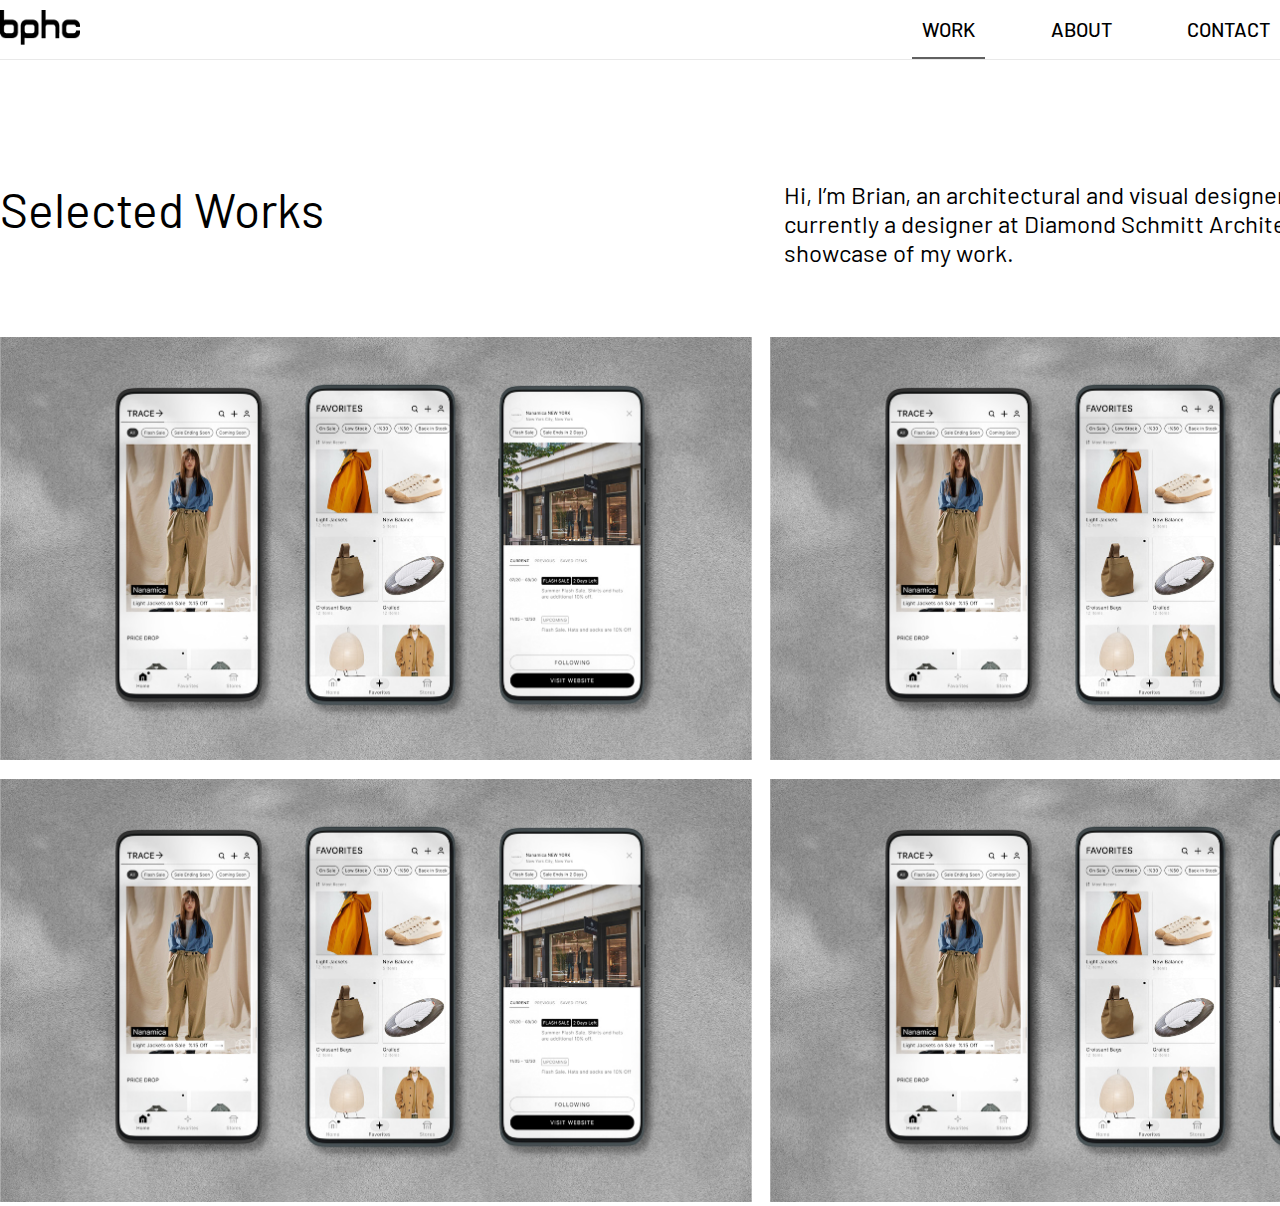
<file: index.html>
<!DOCTYPE html>
<html lang="en">
<head>
  <meta charset="UTF-8">
  <meta http-equiv="X-UA-Compatible" content="IE=edge">
  <meta name="viewport" content="width=device-width, initial-scale=1.0">
  <title>Trace</title>
  <link rel="stylesheet" href="Home.css">
  <link rel="preconnect" href="https://fonts.googleapis.com">
<link rel="preconnect" href="https://fonts.gstatic.com" crossorigin>
<link href="https://fonts.googleapis.com/css2?family=Barlow:ital,wght@0,100;0,200;0,300;0,400;0,500;0,600;0,700;0,800;0,900;1,100;1,200;1,300;1,400;1,500;1,600;1,700;1,800;1,900&display=swap" rel="stylesheet">
<link rel="preconnect" href="https://fonts.googleapis.com">
<link rel="preconnect" href="https://fonts.gstatic.com" crossorigin>
<link href="https://fonts.googleapis.com/css2?family=Poppins:wght@200;300;400;500;600;700&display=swap" rel="stylesheet">

</head>

<body>
  <script src="index.js" defer></script>

 <!--------------------------------------------- NAVBAR -->
  <nav id="navbar">

  <nav class="navbar_container2">
   <div class="logo_container"><a href="index.html"><img src="img/logo.png" class="logo"></a></div>

    <span class="navbarlinkscontainer"> 
      <div class="navbarlinkconstainerinneron"><a href="230205trace.html" class="navbar_text"> WORK</a></div>
      <div class="navbarlinkconstainerinneroff"><a href="#Work" class="navbar_text_off"> ABOUT</a></div>
      <div class="navbarlinkconstainerinneroff"><a href="#Work" class="navbar_text_off"> CONTACT</a></div>
    </span>
  </nav>

  </nav>

  <!-- FADE IN DIV START-->
  <div id="content">
    <!--------------------------------------------- COVER PAGE -->
    
    <div class="covertitle_container"> 
    <div class="covertitle_projectname">Selected Works</div>
    <div class="covertitle_projecttext">Hi, I’m Brian, an architectural and visual designer based in Toronto. I am <br>currently a designer at Diamond Schmitt Architects. The following is a <br>showcase of my work.</div>
    
    </div>
    
    <div class="body_columns">

      <a href="230205trace.html"> <img src="img/PSDEXPORT_coverpage placeholder 4.jpg" >
      </a>

      
      <span> <img src="img/PSDEXPORT_coverpage placeholder 4.jpg" alt="">
      </span>
      
      <span> <img src="img/PSDEXPORT_coverpage placeholder 4.jpg" alt="">
      </span>

      
      <span> <img src="img/PSDEXPORT_coverpage placeholder 4.jpg" alt="">
      </span>

   
     

      
    
     



    </div>




</body>
</html>
</file>
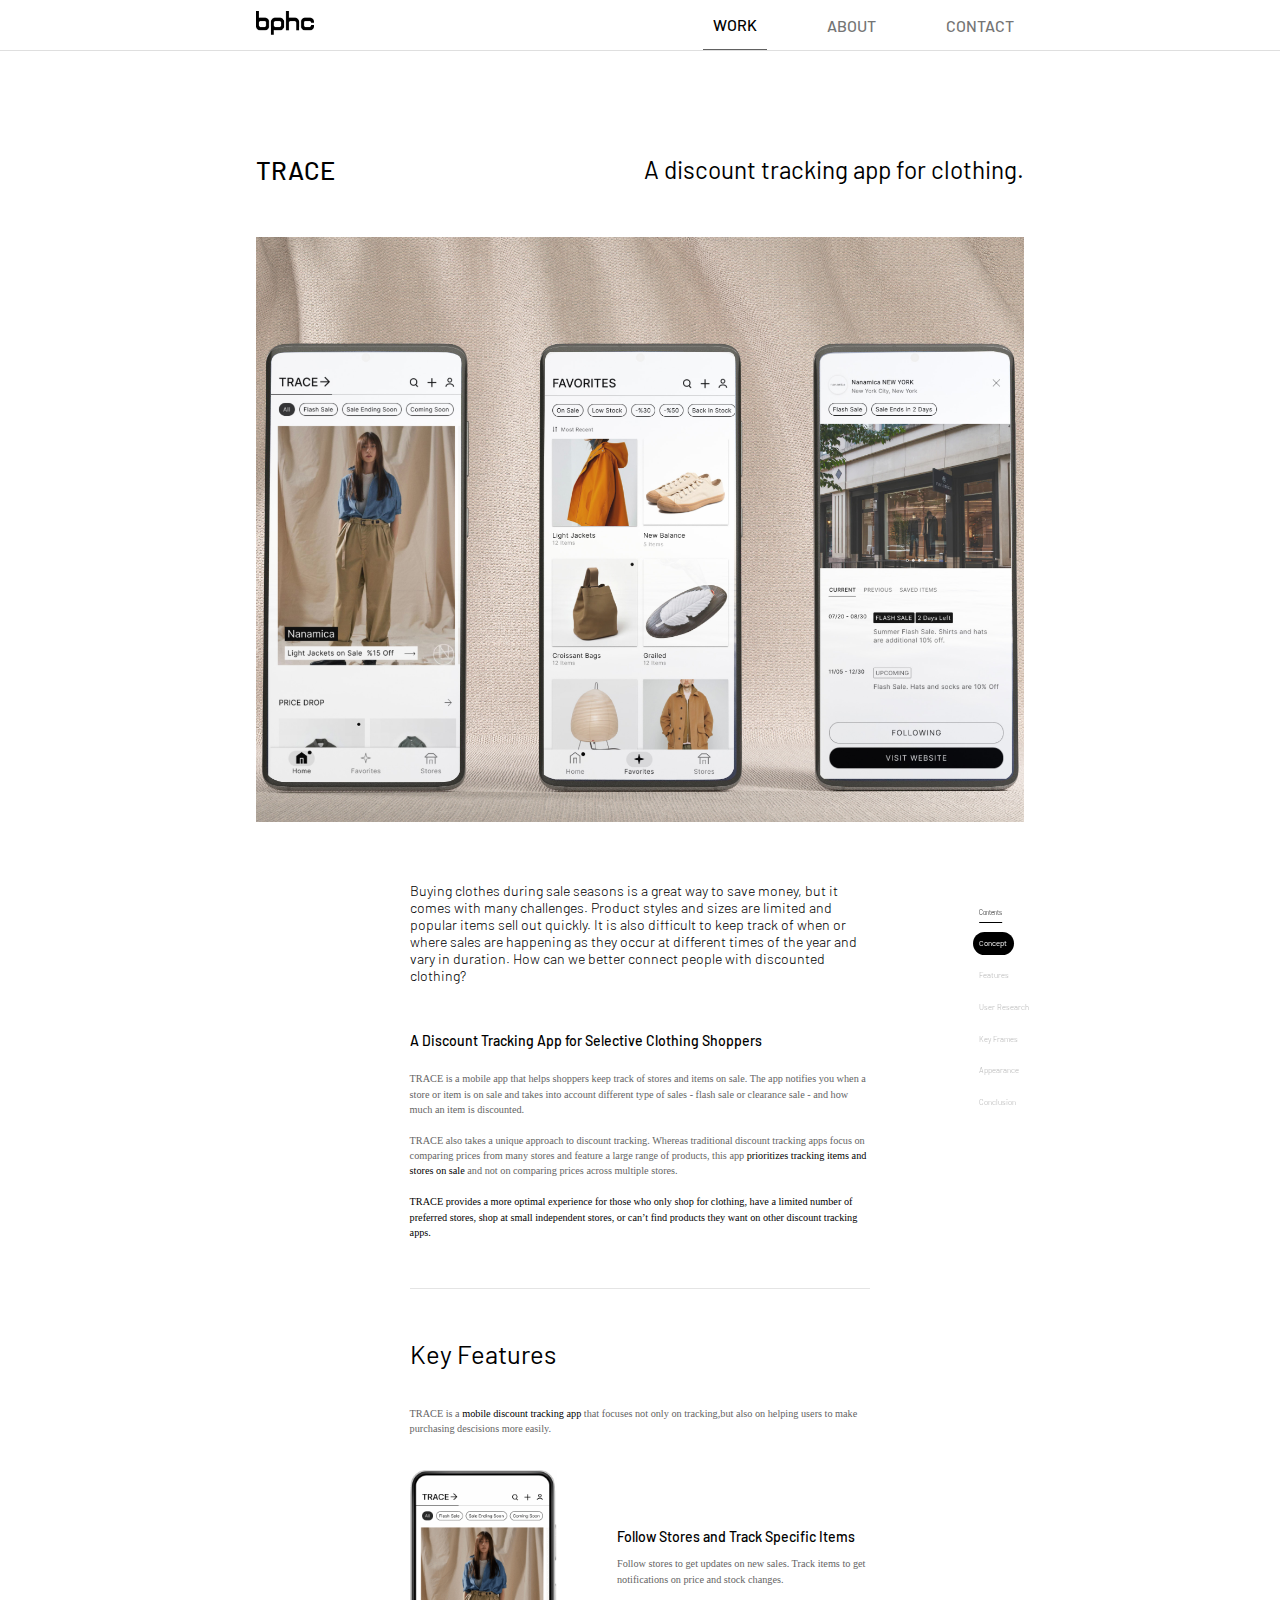
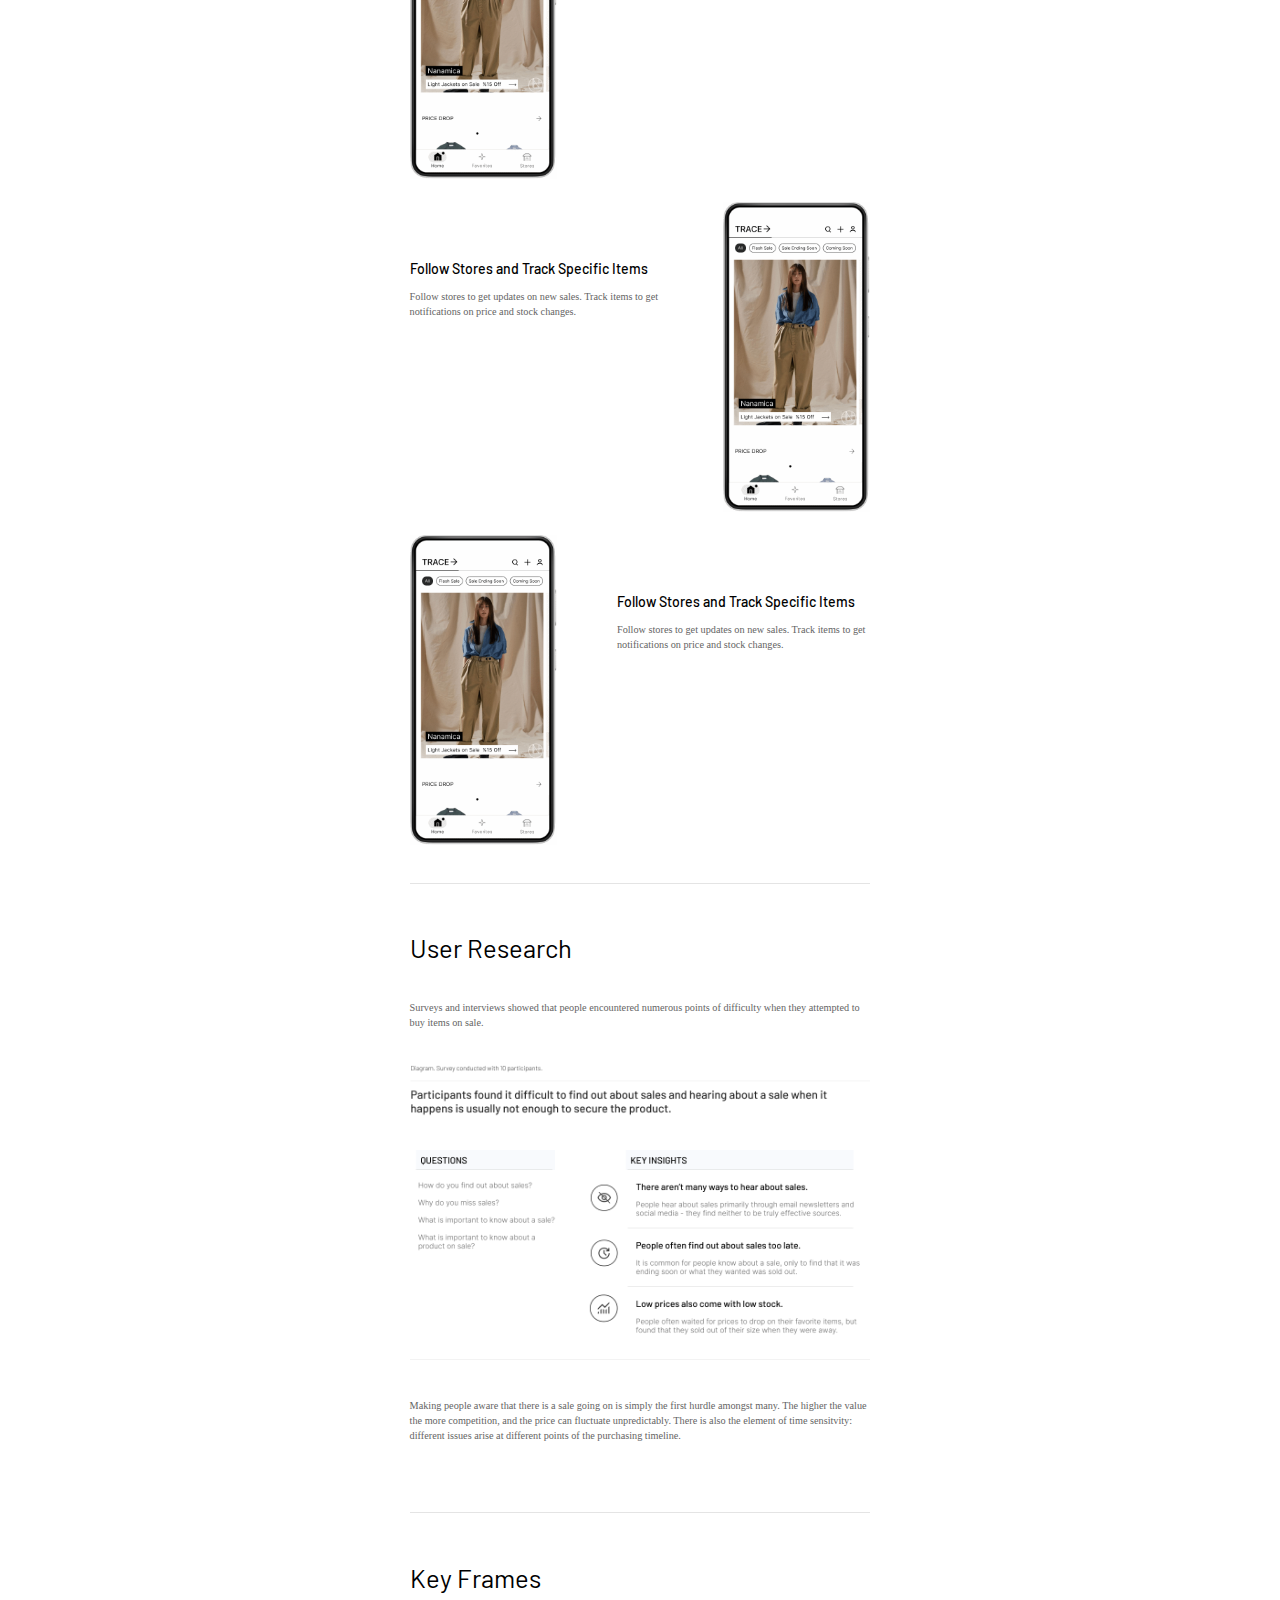
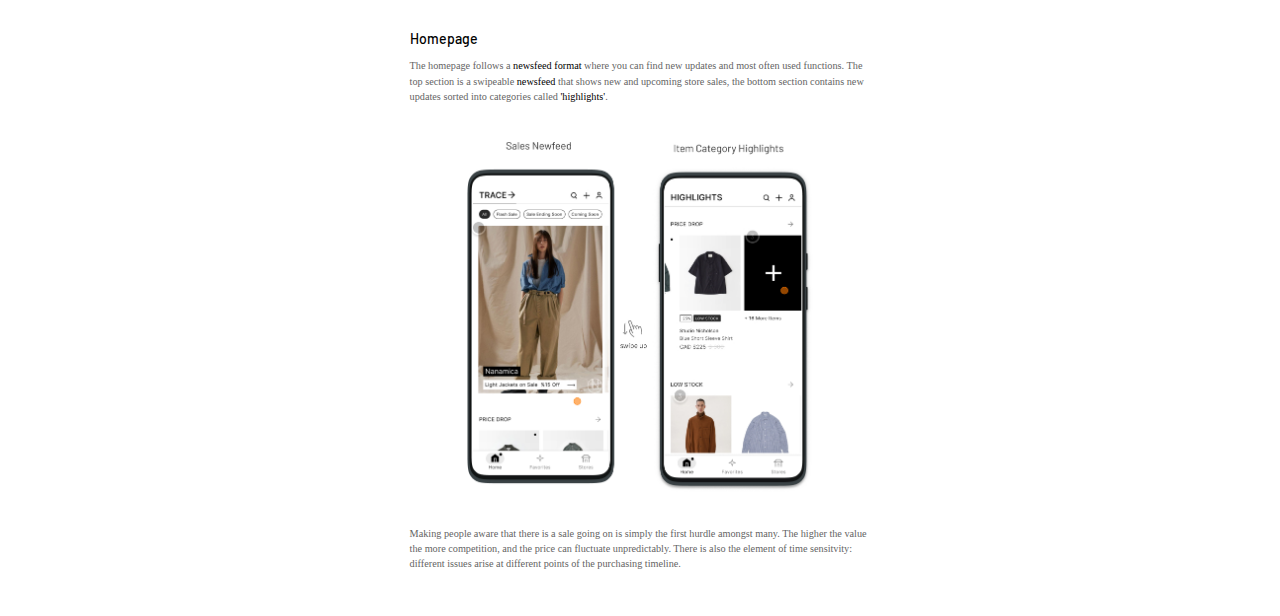
<file: 230205trace.html>
<!DOCTYPE html>
<html lang="en">
<head>
  <meta charset="UTF-8">
  <meta http-equiv="X-UA-Compatible" content="IE=edge">
  <meta name="viewport" content="width=device-width, initial-scale=1.0">
  <title>Trace</title>
  <link rel="stylesheet" href="230205trace.css">
  <link rel="preconnect" href="https://fonts.googleapis.com">
<link rel="preconnect" href="https://fonts.gstatic.com" crossorigin>
<link href="https://fonts.googleapis.com/css2?family=Barlow:ital,wght@0,100;0,200;0,300;0,400;0,500;0,600;0,700;0,800;0,900;1,100;1,200;1,300;1,400;1,500;1,600;1,700;1,800;1,900&display=swap" rel="stylesheet">
<link rel="preconnect" href="https://fonts.googleapis.com">
<link rel="preconnect" href="https://fonts.gstatic.com" crossorigin>
<link href="https://fonts.googleapis.com/css2?family=Poppins:wght@200;300;400;500;600;700&display=swap" rel="stylesheet">
<link rel="preconnect" href="https://fonts.googleapis.com">
<link rel="preconnect" href="https://fonts.gstatic.com" crossorigin>
<link href="https://fonts.googleapis.com/css2?family=Inter:wght@300;400;500;600&family=Poppins:wght@300;400;500;600;700&display=swap" rel="stylesheet">
</head>

<body>
  <script src="index.js" defer></script>

 <!--------------------------------------------- NAVBAR -->
 <nav id="navbar">

  <nav class="navbar_container2">
   <div class="logo_container"><a href="index.html"><img src="img/Logo.png" class="logo"></a></div>

   <div class="hamburger-container">
    <div class="hambuger-lines"></div>
    <div class="hambuger-lines"></div>
    <div class="hambuger-lines"></div>
   </div>

    <span class="navbarlinkscontainer"> 
      <div class="navbarlinkconstainerinneron"><a href="index.html" class="navbar_text"> WORK</a></div>
      <div class="navbarlinkconstainerinneroff"><a href="#Work" class="navbar_text_off"> ABOUT</a></div>
      <div class="navbarlinkconstainerinneroff"><a href="#Work" class="navbar_text_off"> CONTACT</a></div>
    </span>
  </nav>

  </nav>

 

   
  <nav id="mobile_navbar">

   

    <nav class="mobile_navbar_container2">
     <div class="mobile_logo_container"><a href="index.html"><img src="img/Logo.png" class="mobile_logo"></a></div>
     <span class="mobile_navbarlinkscontainer"> 
      <div class="mobile_navbarlinkconstainerinneron"><a href="index.html" class="mobile_navbar_text"> WORK</a></div>
      <div class="mobile_navbarlinkconstainerinneroff"><a href="#Work" class="mobile_navbar_text_off"> ABOUT</a></div>
      <div class="mobile_navbarlinkconstainerinneroff"><a href="#Work" class="mobile_navbar_text_off"> CONTACT</a></div>
    </span>
     <div class="hamburger">
      <div class="hambuger-lines"></div>
      <div class="hambuger-lines"></div>
      <div class="hambuger-lines"></div>
     </div>
    
  
      
    </nav>
  
    </nav>

  
 
<!------- COVER HEADER-------->
<div class="cover_title_container"> 
  <span class="cover_title_name">TRACE</span>
<span class="cover_title_text">A discount tracking app for clothing. <span>
</div>

<!------- COVER IMAGE -------->
<div class="coverimagecontainer"><img class="cover_image" src="img/POST_Phone Render 2.jpg" alt=""></div>

<!------- BODY-------->

<div class="wrapper">

  <div class="stickysidebar">
    
  </div>


  <div class="main">
    
    <section id="concept">
      <!------- Concept Blurb-------->
      <div class="textbox"> 
        <h1>Buying clothes during sale seasons is a great way to save money, but it comes with many challenges. Product styles and sizes are limited and popular items sell out quickly. It is also difficult to keep track of when or where sales are happening as they occur at different  times of the year and vary in duration. How can we better connect people with discounted clothing?</h1>
      </div>

      <!------- Concept Description-------->
      <div class="textbox"> 
        <h2> A Discount Tracking App for Selective Clothing Shoppers</h2> <p>TRACE is a mobile app that helps shoppers keep track of stores and items on sale. The app notifies you when a store or item is on sale and takes into account different type of sales - flash sale or clearance sale - and how much an item is discounted. 
 
        <br><br>
        TRACE also takes a unique approach to discount tracking. Whereas traditional discount tracking apps focus on comparing prices from many stores and feature a large range of products, this app <b> prioritizes tracking items and stores on sale </b> and not on comparing prices across multiple stores. <b><br><br>TRACE provides a more optimal experience for those who only shop for clothing, have a limited number of preferred stores, shop at small independent stores, or can’t find products they want on other discount tracking apps.</b>
        </p>
      </div>
  </section>

    <!------- SPACER-------->
    <div class="spacer"></div>
    <div class="test"></div>

    <!------- FEATURES-------->
    <section class=textbox id="features">

      <div> 
        <h3> Key Features</h3> 
        <p>TRACE is a <b>mobile discount tracking app </b> that focuses not only on tracking,but also on helping users to make purchasing descisions more easily.
      </div>

      <!--GIF-->
      <div class=textbox2>

        <img class="gif" src="img/GIF_Favorites.gif">

        <div class="giftext">
          <h2>Follow Stores and Track Specific Items</h2>
          <p>Follow stores to get updates on new sales. Track items to get notifications on price and stock changes. 
          </p> 
        </div>

      </div> 

        <!--GIF-->
        <div class=textbox2>

        
          <div class="giftext">
            <h2>Follow Stores and Track Specific Items</h2>
            <p>Follow stores to get updates on new sales. Track items to get notifications on price and stock changes. 
            </p> 
          </div>

          <img class="gif" src="img/GIF_Favorites.gif">
      
        </div> 

      <!--GIF-->
      <div class=textbox2>

        <img class="gif" src="img/GIF_Favorites.gif">

        <div class="giftext">
          <h2>Follow Stores and Track Specific Items</h2>
          <p>Follow stores to get updates on new sales. Track items to get notifications on price and stock changes. 
          </p> 
        </div>

      </div>       

      
    </section>
    <!------- SPACER-------->
    <div class="spacer"> </div>
    <div class="test"></div>
    <!------- USER RESEARCH-------->
    <section class=textbox id="userresearch">
        <!------- Text-------->
        <div> 
          <h3> User Research</h3> 
          <p>Surveys and interviews showed that people encountered numerous points of difficulty when they attempted to buy items on sale. </p>
        </div>
        <!------- Table-------->
        <div > <img class="img_full" src="img/Survey Table.png" alt=""> </div>

        <p> Making people aware that there is a sale going on is simply the first hurdle amongst many. The higher the value the more competition, and the price can fluctuate unpredictably. There is also the element of time sensitvity: different issues arise at different points of the purchasing timeline.<p>
      
    </section>
    <!------- SPACER-------->
    <div class="spacer"> </div>
    <div class="test"></div>

    <!------- KEY FRAMES-------->
    <section class=textbox id="keyframes">
      <!------- Text-------->
      <div> 
        <h3> Key Frames</h3> 
        <h2> Homepage</h2> 
        <p>The homepage follows a <b>newsfeed format</b> where you can find new updates and most often used functions. The top section is a swipeable <b>newsfeed</b> that shows new and upcoming store sales, the bottom section contains new updates sorted into categories called <b>'highlights'</b>. 
        </p>
      </div>
      <!------- Table-------->
      <div class="img_container" > <img class="img_medium" src="img/Key Frame 1.png" alt=""> 
      </div>

      <p> Making people aware that there is a sale going on is simply the first hurdle amongst many. The higher the value the more competition, and the price can fluctuate unpredictably. There is also the element of time sensitvity: different issues arise at different points of the purchasing timeline.<p>

    </section>
  </div>

  <div class="stickysidebar">
  <a href="#" id="contents">Contents </a>
   <a href="#concept" id="chapter">Concept </a>
   <a href="#features" id="chapter">Features </a>
   <a href="#userresearch" id="chapter">User Research </a>
   <a href="#keyframes" id="chapter">Key Frames </a>
   <a href="" id="chapter">Appearance </a>
   <a href="" id="chapter">Conclusion </a>
   
  </div>

</div>




</body>
</html>
</file>
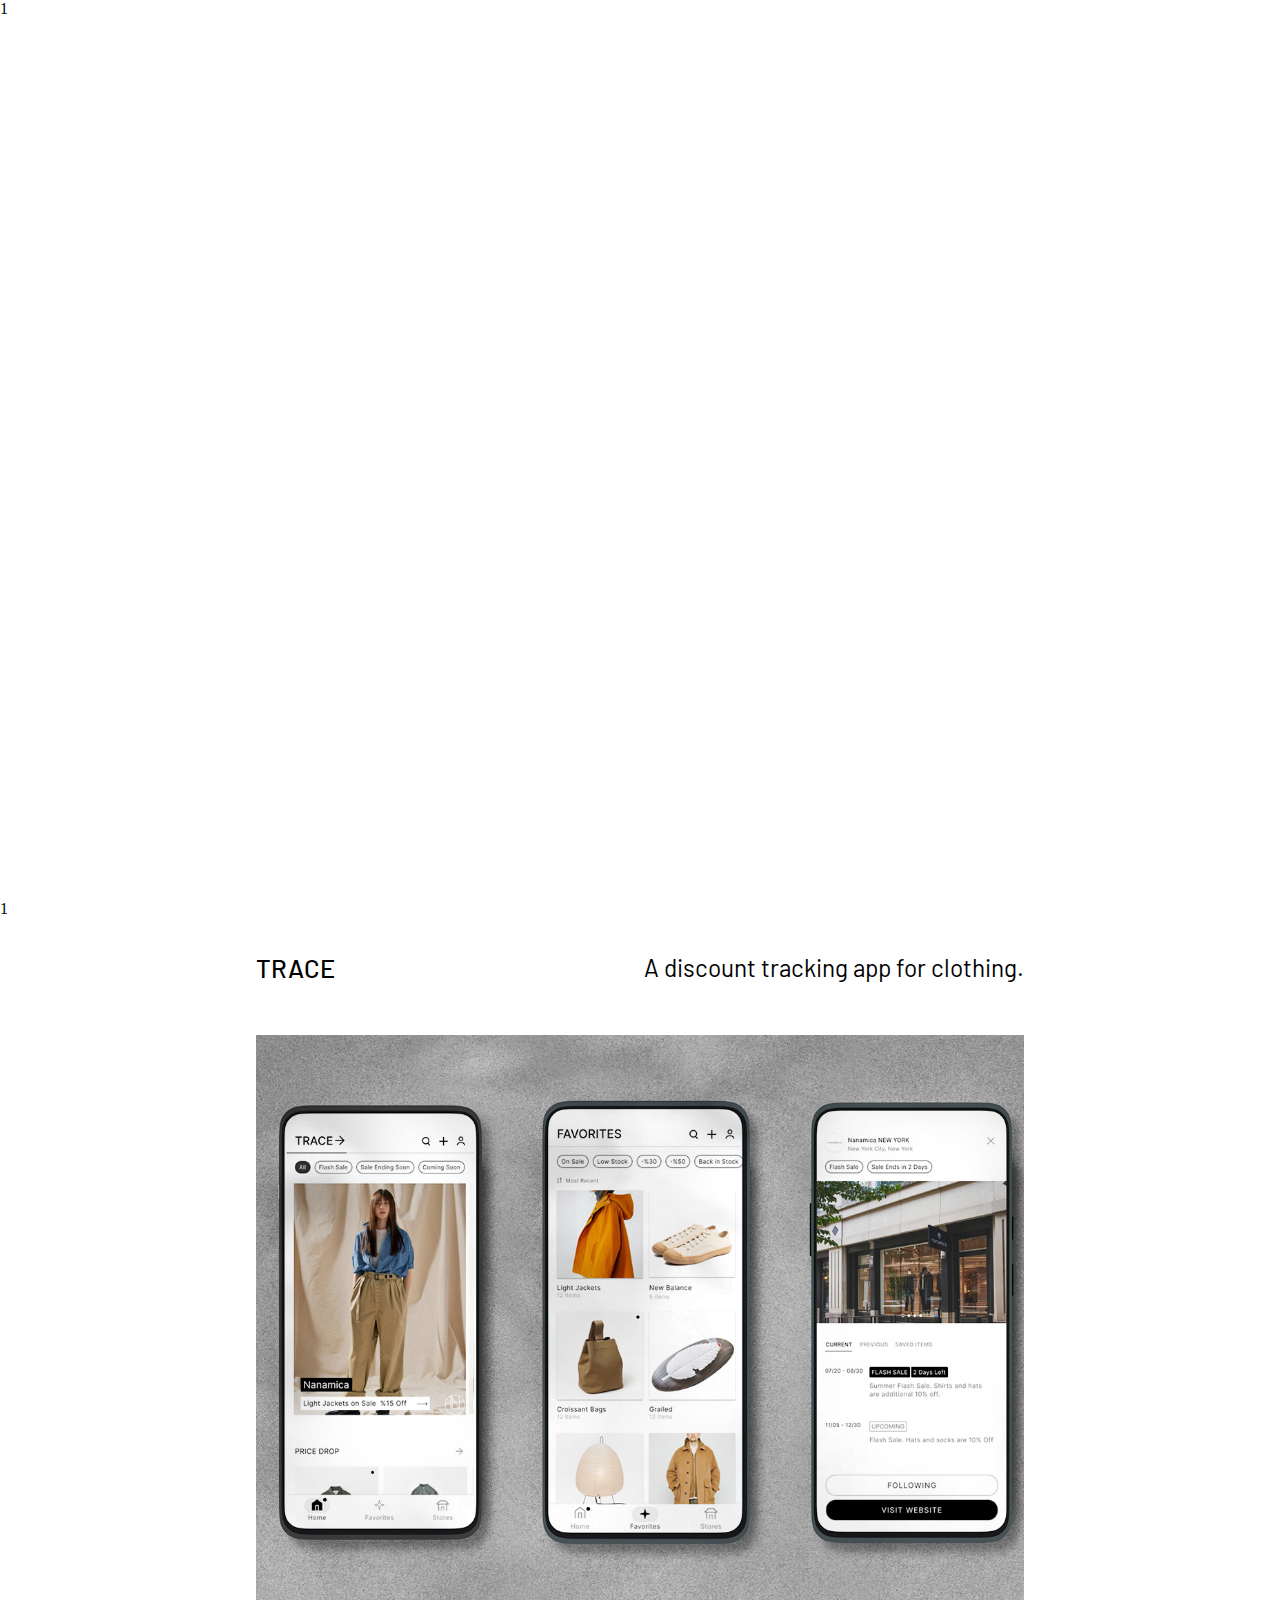
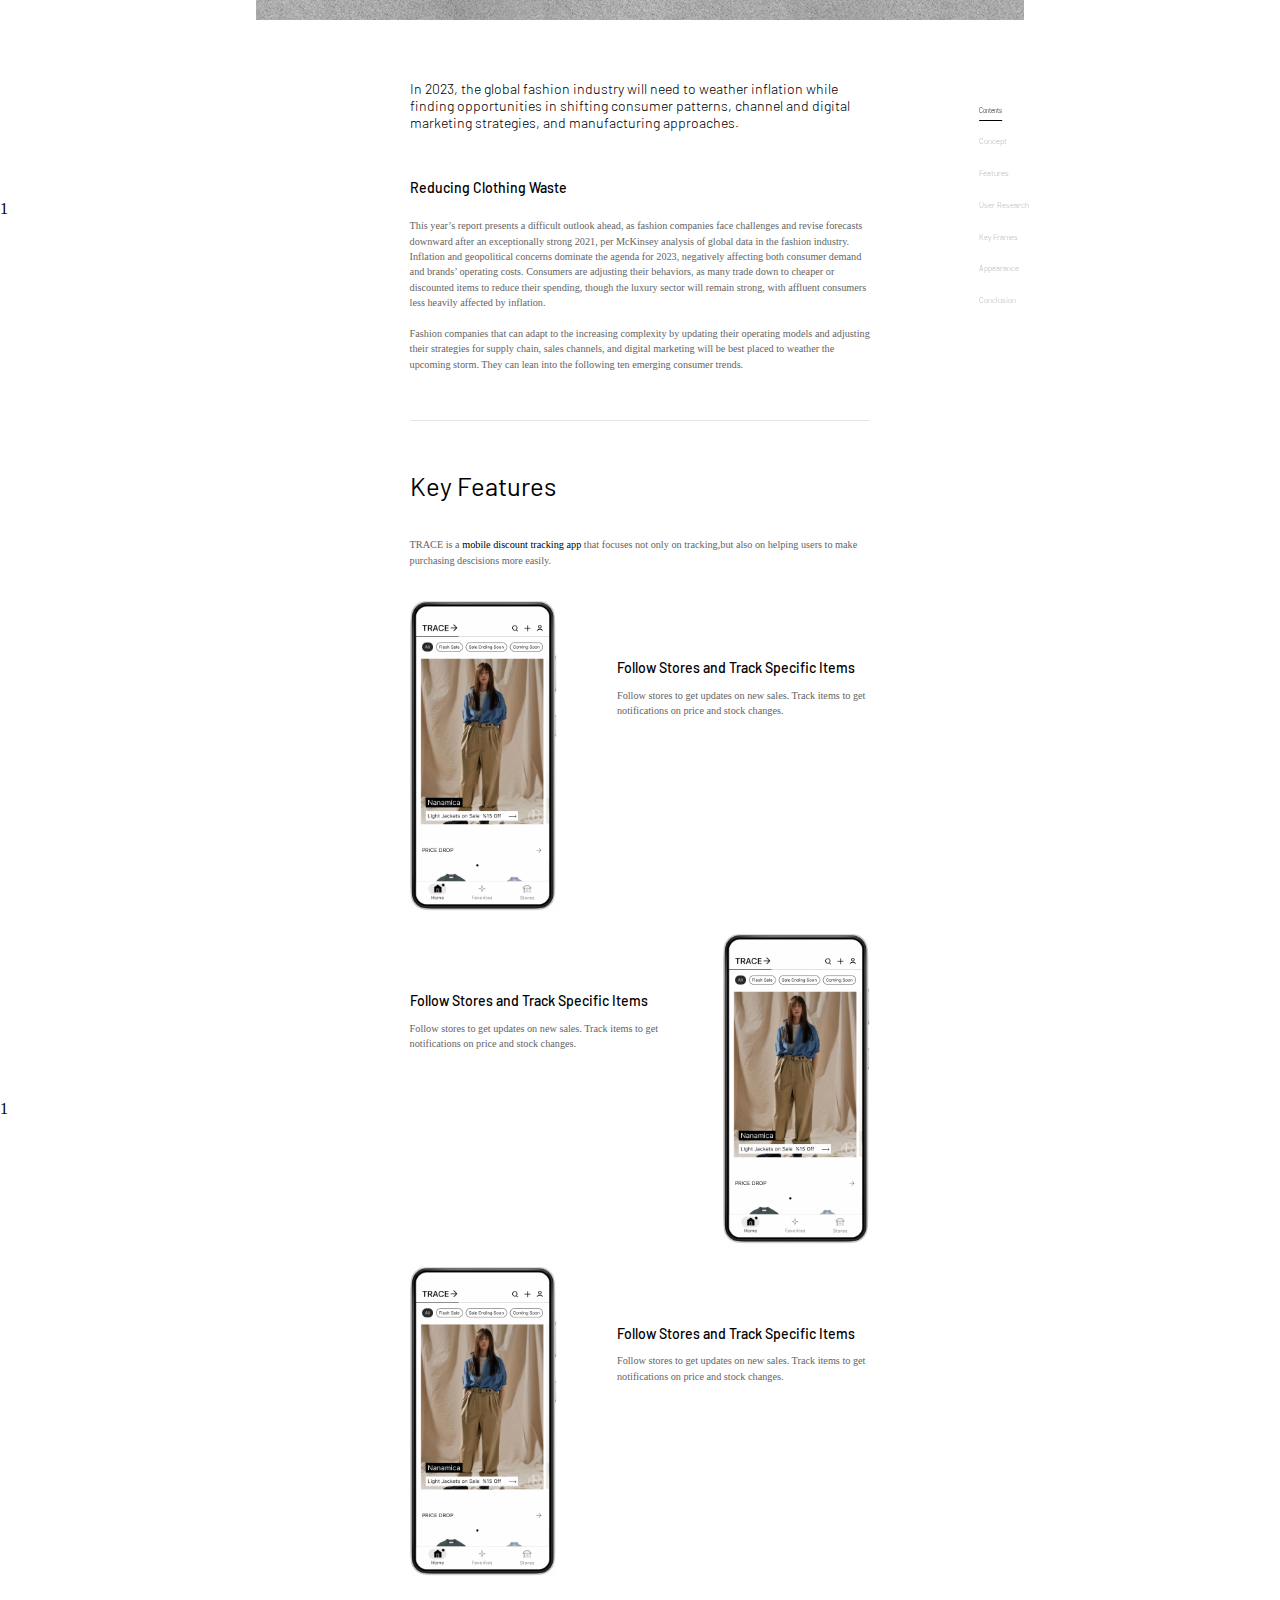
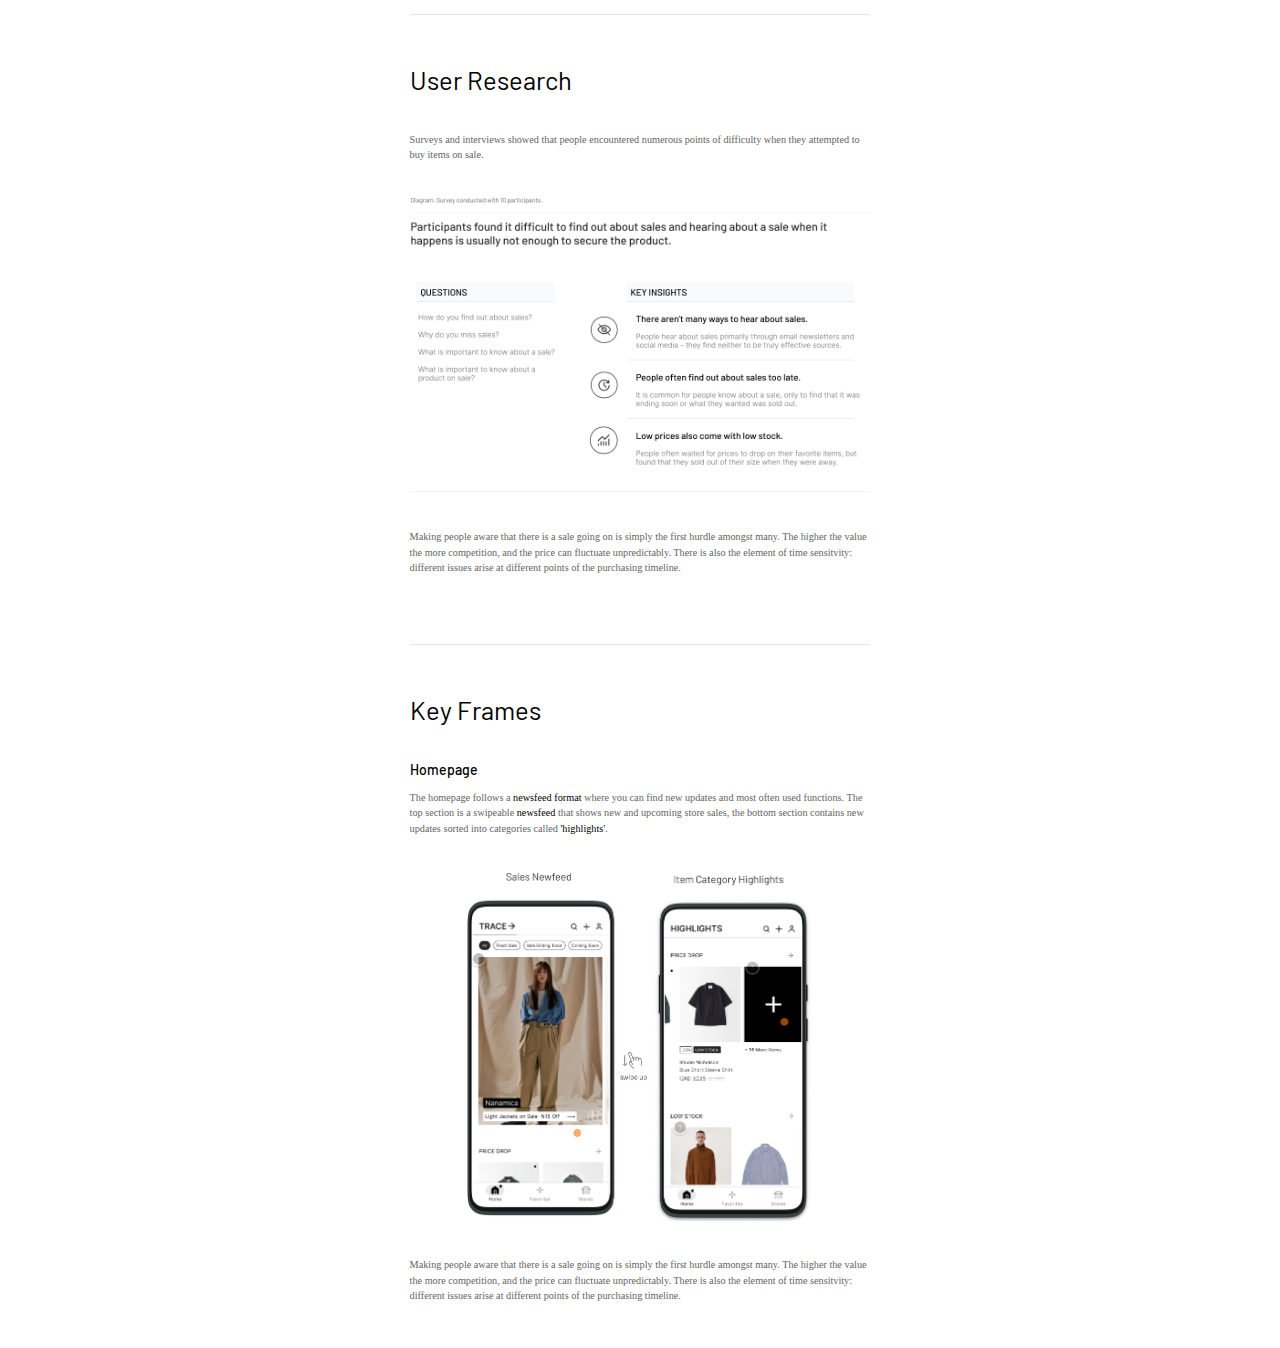
<file: dump.html>
<!DOCTYPE html>
<html lang="en">
<head>
  <meta charset="UTF-8">
  <meta http-equiv="X-UA-Compatible" content="IE=edge">
  <meta name="viewport" content="width=device-width, initial-scale=1.0">
  <title>Trace</title>
  <link rel="stylesheet" href="230205trace.css">
  <link rel="preconnect" href="https://fonts.googleapis.com">
<link rel="preconnect" href="https://fonts.gstatic.com" crossorigin>
<link href="https://fonts.googleapis.com/css2?family=Barlow:ital,wght@0,100;0,200;0,300;0,400;0,500;0,600;0,700;0,800;0,900;1,100;1,200;1,300;1,400;1,500;1,600;1,700;1,800;1,900&display=swap" rel="stylesheet">
<link rel="preconnect" href="https://fonts.googleapis.com">
<link rel="preconnect" href="https://fonts.gstatic.com" crossorigin>
<link href="https://fonts.googleapis.com/css2?family=Poppins:wght@200;300;400;500;600;700&display=swap" rel="stylesheet">
<link rel="preconnect" href="https://fonts.googleapis.com">
<link rel="preconnect" href="https://fonts.gstatic.com" crossorigin>
<link href="https://fonts.googleapis.com/css2?family=Inter:wght@300;400;500;600&family=Poppins:wght@300;400;500;600;700&display=swap" rel="stylesheet">
</head>

<body>
  <script src="index.js" defer></script>

 <!--------------------------------------------- NAVBAR -->





  <div class="navbar-inner">
    <div class="navbar-links">1</div>
    <div class="navbar-links">1</div>
    <div class="navbar-links">1</div>
    <div class="navbar-links">1</div>
    
  </div>


 

 
<!------- COVER HEADER-------->
<div class="cover_title_container"> 
  <span class="cover_title_name">TRACE</span>
<span class="cover_title_text">A discount tracking app for clothing. <span>
</div>

<!------- COVER IMAGE -------->
<div class="coverimagecontainer"><img class="cover_image" src="img/PSDEXPORT_coverpage placeholder 4.jpg" alt=""></div>

<!------- BODY-------->

<div class="wrapper">

  <div class="stickysidebar">
    
  </div>


  <div class="main">
    
    <section id="concept">
      <!------- Concept Blurb-------->
      <div class="textbox"> 
        <h1>In 2023, the global fashion industry will need to weather inflation while finding opportunities in shifting consumer patterns, channel and digital marketing strategies, and manufacturing approaches.</h1>
      </div>

      <!------- Concept Description-------->
      <div class="textbox"> 
        <h2> Reducing Clothing Waste</h2> <p>This year’s report presents a difficult outlook ahead, as fashion companies face challenges and revise forecasts downward after an exceptionally strong 2021, per McKinsey analysis of global data in the fashion industry. Inflation and geopolitical concerns dominate the agenda for 2023, negatively affecting both consumer demand and brands’ operating costs. Consumers are adjusting their behaviors, as many trade down to cheaper or discounted items to reduce their spending, though the luxury sector will remain strong, with affluent consumers less heavily affected by inflation. 
        <br><br>
        Fashion companies that can adapt to the increasing complexity by updating their operating models and adjusting their strategies for supply chain, sales channels, and digital marketing will be best placed to weather the upcoming storm. They can lean into the following ten emerging consumer trends. 
        </p>
      </div>
  </section>

    <!------- SPACER-------->
    <div class="spacer"></div>
    <div class="test"></div>

    <!------- FEATURES-------->
    <section class=textbox id="features">

      <div> 
        <h3> Key Features</h3> 
        <p>TRACE is a <b>mobile discount tracking app </b> that focuses not only on tracking,but also on helping users to make purchasing descisions more easily.
      </div>

      <!--GIF-->
      <div class=textbox2>

        <img class="gif" src="img/GIF_Favorites.gif">

        <div class="giftext">
          <h2>Follow Stores and Track Specific Items</h2>
          <p>Follow stores to get updates on new sales. Track items to get notifications on price and stock changes. 
          </p> 
        </div>

      </div> 

        <!--GIF-->
        <div class=textbox2>

        
          <div class="giftext">
            <h2>Follow Stores and Track Specific Items</h2>
            <p>Follow stores to get updates on new sales. Track items to get notifications on price and stock changes. 
            </p> 
          </div>

          <img class="gif" src="img/GIF_Favorites.gif">
      
        </div> 

      <!--GIF-->
      <div class=textbox2>

        <img class="gif" src="img/GIF_Favorites.gif">

        <div class="giftext">
          <h2>Follow Stores and Track Specific Items</h2>
          <p>Follow stores to get updates on new sales. Track items to get notifications on price and stock changes. 
          </p> 
        </div>

      </div>       

      
    </section>
    <!------- SPACER-------->
    <div class="spacer"> </div>
    <div class="test"></div>
    <!------- USER RESEARCH-------->
    <section class=textbox id="userresearch">
        <!------- Text-------->
        <div> 
          <h3> User Research</h3> 
          <p>Surveys and interviews showed that people encountered numerous points of difficulty when they attempted to buy items on sale. </p>
        </div>
        <!------- Table-------->
        <div > <img class="img_full" src="img/Survey Table.png" alt=""> </div>

        <p> Making people aware that there is a sale going on is simply the first hurdle amongst many. The higher the value the more competition, and the price can fluctuate unpredictably. There is also the element of time sensitvity: different issues arise at different points of the purchasing timeline.<p>
      
    </section>
    <!------- SPACER-------->
    <div class="spacer"> </div>
    <div class="test"></div>

    <!------- KEY FRAMES-------->
    <section class=textbox id="keyframes">
      <!------- Text-------->
      <div> 
        <h3> Key Frames</h3> 
        <h2> Homepage</h2> 
        <p>The homepage follows a <b>newsfeed format</b> where you can find new updates and most often used functions. The top section is a swipeable <b>newsfeed</b> that shows new and upcoming store sales, the bottom section contains new updates sorted into categories called <b>'highlights'</b>. 
        </p>
      </div>
      <!------- Table-------->
      <div class="img_container" > <img class="img_medium" src="img/Key Frame 1.png" alt=""> 
      </div>

      <p> Making people aware that there is a sale going on is simply the first hurdle amongst many. The higher the value the more competition, and the price can fluctuate unpredictably. There is also the element of time sensitvity: different issues arise at different points of the purchasing timeline.<p>

    </section>
  </div>

  <div class="stickysidebar">
  <a href="#" id="contents">Contents </a>
   <a href="#concept" id="chapter">Concept </a>
   <a href="#features" id="chapter">Features </a>
   <a href="#userresearch" id="chapter">User Research </a>
   <a href="#keyframes" id="chapter">Key Frames </a>
   <a href="" id="chapter">Appearance </a>
   <a href="" id="chapter">Conclusion </a>
   
  </div>

</div>




</body>
</html>
</file>
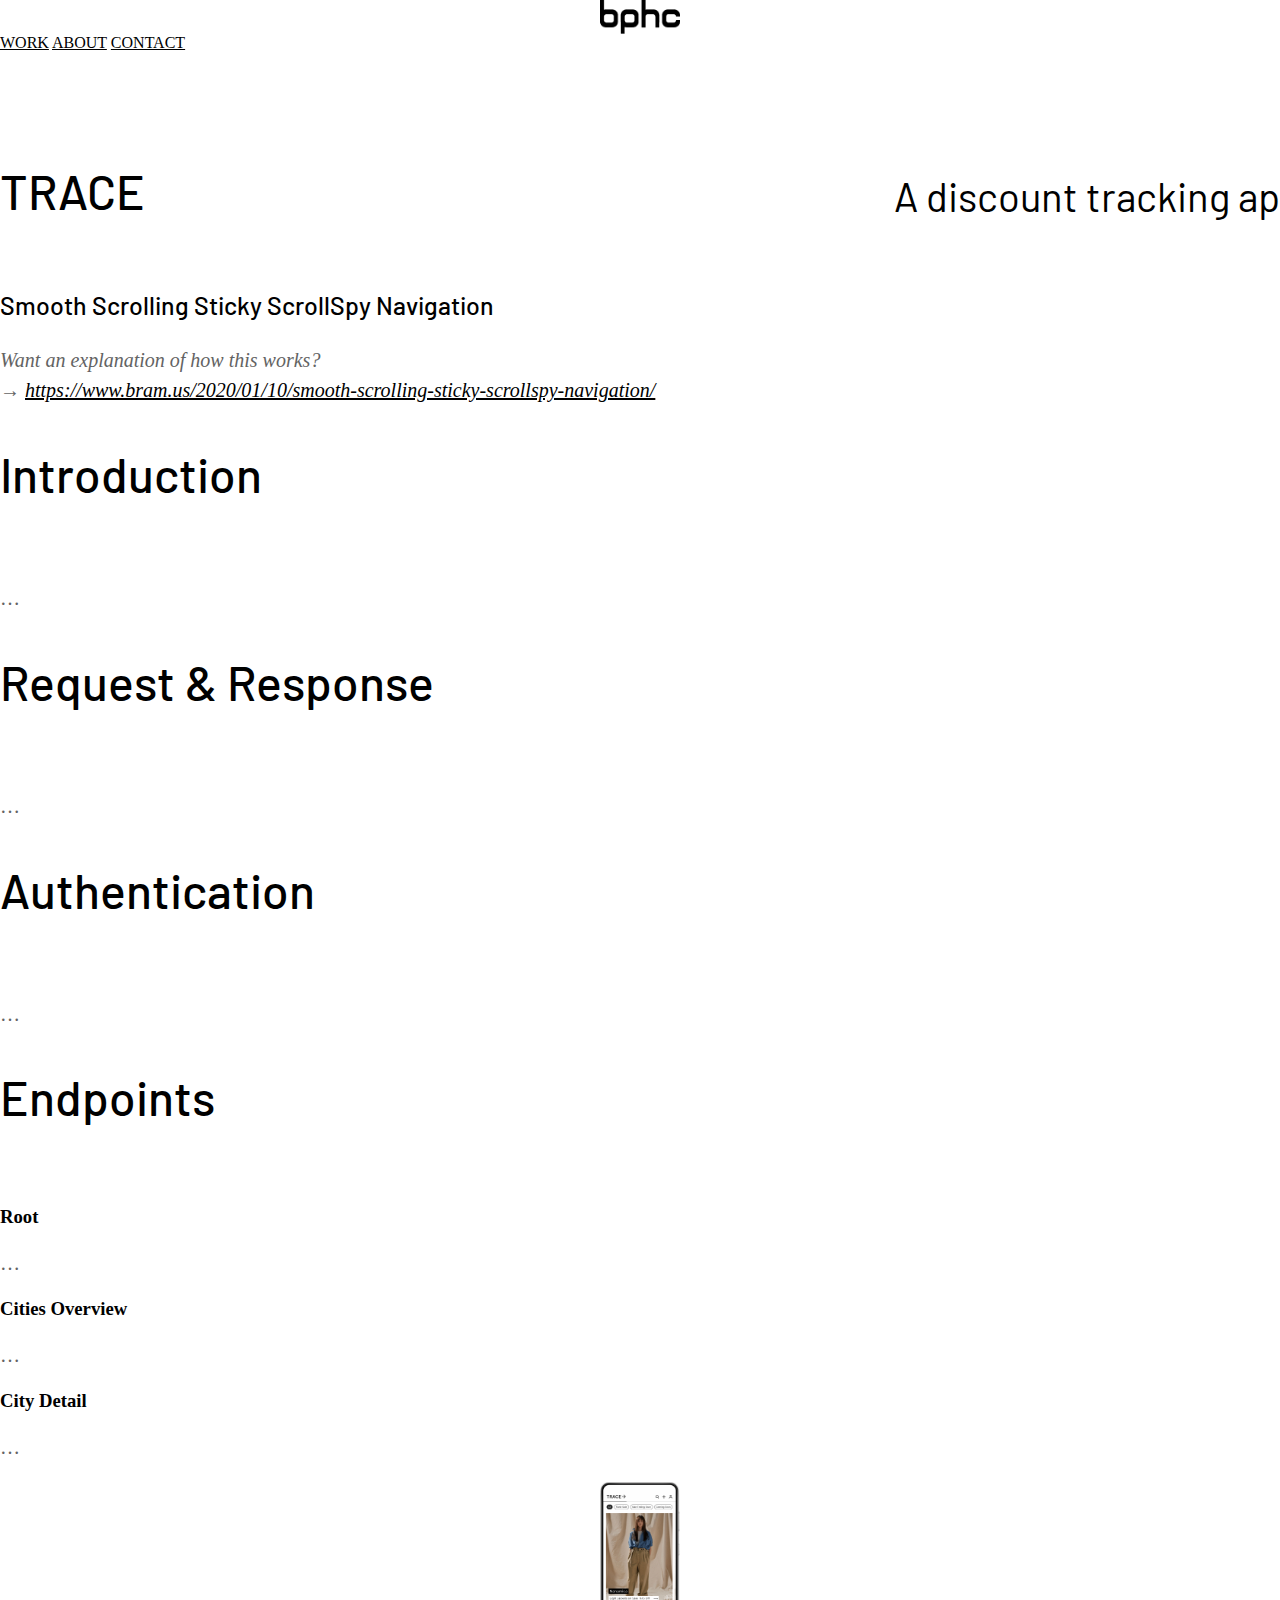
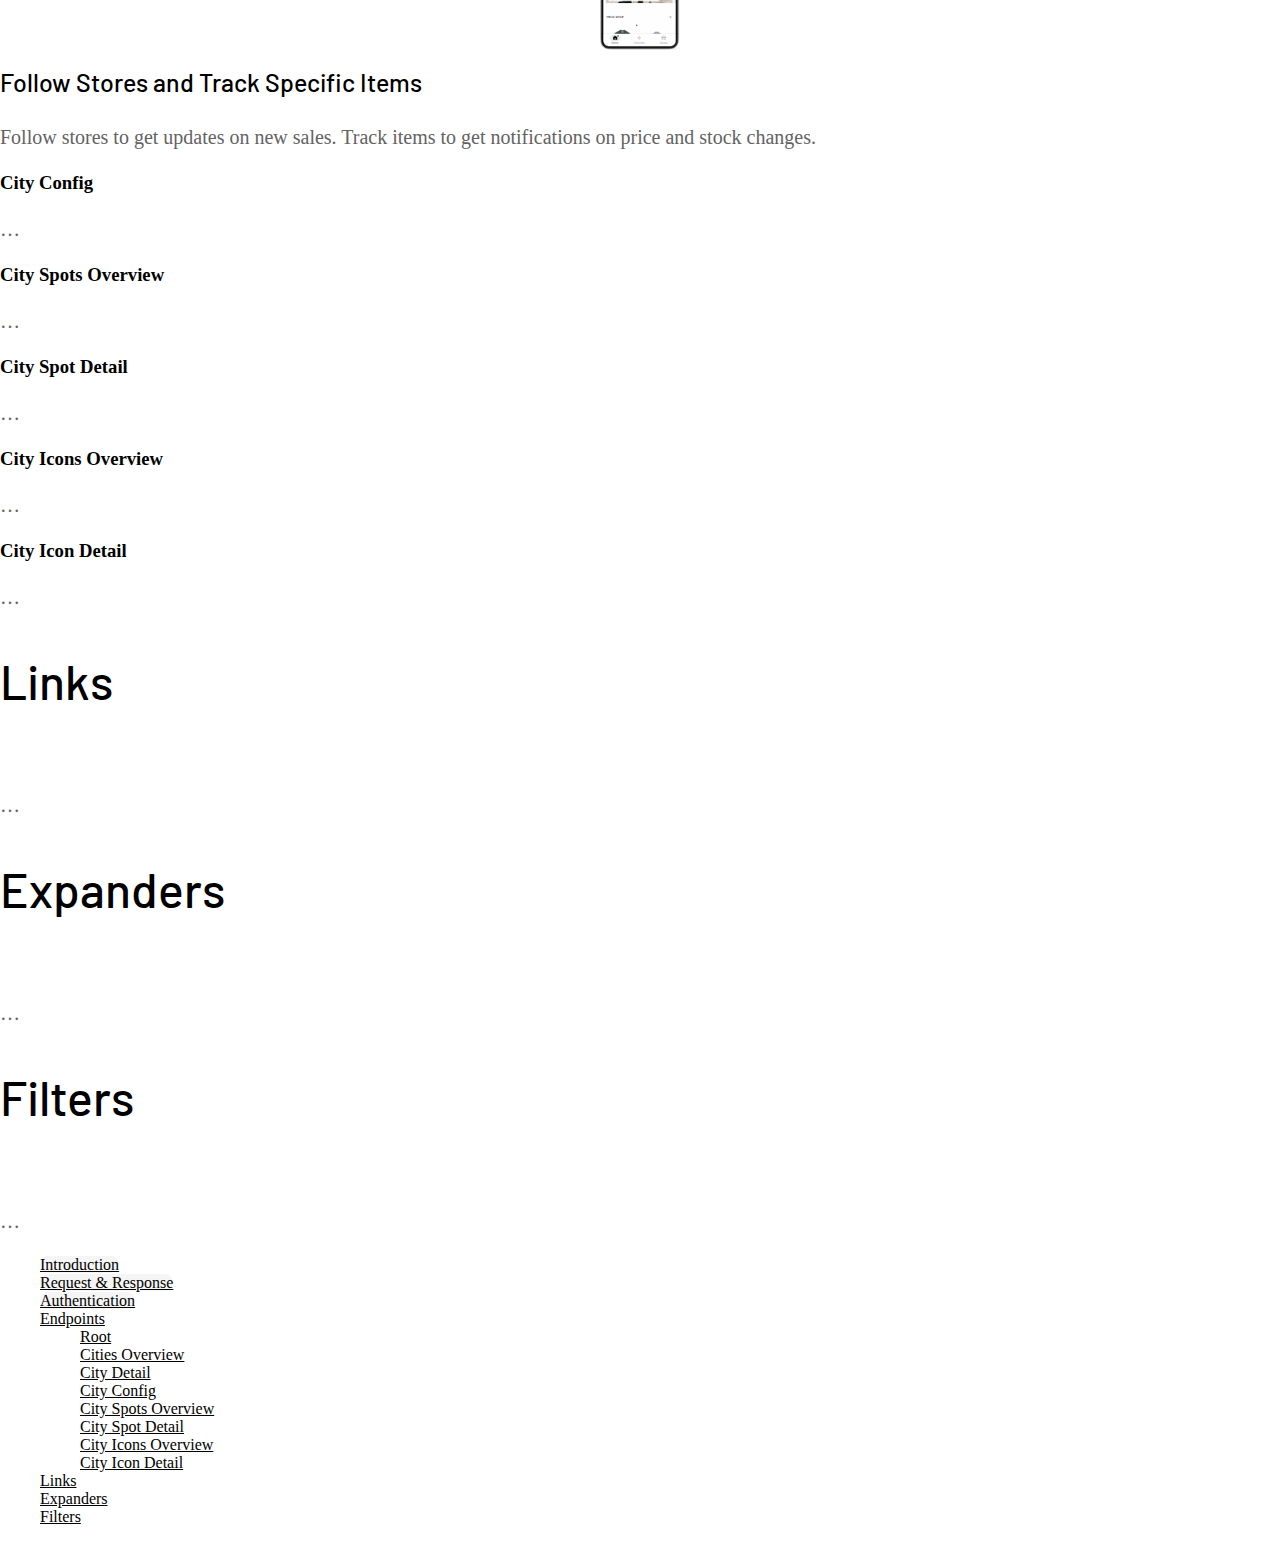
<file: test.html>
<!DOCTYPE html>
<html lang="en">
<head>
  <meta charset="UTF-8">
  <meta http-equiv="X-UA-Compatible" content="IE=edge">
  <meta name="viewport" content="width=device-width, initial-scale=1.0">
  <title>Trace</title>
  <link rel="stylesheet" href="styles.css">
  <link rel="preconnect" href="https://fonts.googleapis.com">
<link rel="preconnect" href="https://fonts.gstatic.com" crossorigin>
<link href="https://fonts.googleapis.com/css2?family=Barlow:ital,wght@0,100;0,200;0,300;0,400;0,500;0,600;0,700;0,800;0,900;1,100;1,200;1,300;1,400;1,500;1,600;1,700;1,800;1,900&display=swap" rel="stylesheet">

</head>
<body class="overall">
<script src="index.js" defer></script>

<nav class="navbar">

  <div class="navbar_outer">

  
  <a href="index.html" class="logo_container"><img src="img/Logo.png" alt="" class="logo"></a>

   <div class="navbar_container"> 
        <a href="#Work" class="navbar_links"> WORK</a>
        <a href="#Work" class="navbar_links_off"> ABOUT</a>
        <a href="#Work" class="navbar_links_off"> CONTACT</a>
   </div>

</nav>
  
    <!-- FADE IN DIV START-->
<div id="content">
  <!--------------------------------------------- COVER PAGE -->
  
  <div class="covertitle_container"> 
  <div class="covertitle_projectname">TRACE</div>
  <div class="covertitle_projecttext">A discount tracking app for clothing.</div>
  
  </div>
  
  
  
  
  
  
  
  
  
  
  
  
  
<main>
  <div>
    <h1>Smooth Scrolling Sticky ScrollSpy Navigation</h1>
    <p><em>Want an explanation of how this works?<br />&rarr; <a href="https://www.bram.us/2020/01/10/smooth-scrolling-sticky-scrollspy-navigation/" target="_top">https://www.bram.us/2020/01/10/smooth-scrolling-sticky-scrollspy-navigation/</a></em></p>
    <section id="introduction">
      <h2>Introduction</h2>
      <p>…</p>
    </section>
    <section id="request-response">
      <h2>Request &amp; Response</h2>
      <p>…</p>
    </section>
    <section id="authentication">
      <h2>Authentication</h2>
      <p>…</p>
    </section>
    <section id="endpoints">
      <h2>Endpoints</h2>
      <section id="endpoints--root">
        <h3>Root</h3>
        <p>…</p>
      </section>
      <section id="endpoints--cities-overview">
        <h3>Cities Overview</h3>
        <p>…</p>
      </section>
      <section id="endpoints--city-detail">
        <h3>City Detail</h3>
        <p>…</p>
      </section>
      <section id="endpoints--city-config">
        <div class="gifandtext" id="features">
          <span class="gif" id="content">
            <img src="img/GIF_Favorites.gif" alt="" class="logo">
          </span>
        
          <span class="bodytext" id="content">
            <h1>Follow Stores and Track Specific Items</h1>
            <p class="body">Follow stores to get updates on new sales. Track items to get notifications on price and stock changes. </p>  
          </span>
        </div>
        <h3>City Config</h3>
        <p>…</p>
      </section>
      <section id="endpoints--city-spots-overview">
        <h3>City Spots Overview</h3>
        <p>…</p>
      </section>
      <section id="endpoints--city-spot-detail">
        <h3>City Spot Detail</h3>
        <p>…</p>
      </section>
      <section id="endpoints--city-icons-overview">
        <h3>City Icons Overview</h3>
        <p>…</p>
      </section>
      <section id="endpoints--city-icon-detail">
        <h3>City Icon Detail</h3>
        <p>…</p>
      </section>
    </section>
    <section id="links">
      <h2>Links</h2>
      <p>…</p>
    </section>
    <section id="expanders">
      <h2>Expanders</h2>
      <p>…</p>
    </section>
    <section id="filters">
      <h2>Filters</h2>
      <p>…</p>
    </section>
  </div>
  <nav class="section-nav">
    <ol>
      <li><a href="#introduction">Introduction</a></li>
      <li><a href="#request-response">Request &amp; Response</a></li>
      <li><a href="#authentication">Authentication</a></li>
      <li><a href="#endpoints">Endpoints</a>
        <ul>
          <li class=""><a href="#endpoints--root">Root</a></li>
          <li class=""><a href="#endpoints--cities-overview">Cities Overview</a></li>
          <li class=""><a href="#endpoints--city-detail">City Detail</a></li>
          <li class=""><a href="#endpoints--city-config">City Config</a></li>
          <li class=""><a href="#endpoints--city-spots-overview">City Spots Overview</a></li>
          <li class=""><a href="#endpoints--city-spot-detail">City Spot Detail</a></li>
          <li class=""><a href="#endpoints--city-icons-overview">City Icons Overview</a></li>
          <li class=""><a href="#endpoints--city-icon-detail">City Icon Detail</a></li>
        </ul>
      </li>
      <li class=""><a href="#links">Links</a></li>
      <li class=""><a href="#expanders">Expanders</a></li>
      <li class=""><a href="#filters">Filters</a></li>
    </ol>
  </nav>
</main>
</html>
</file>
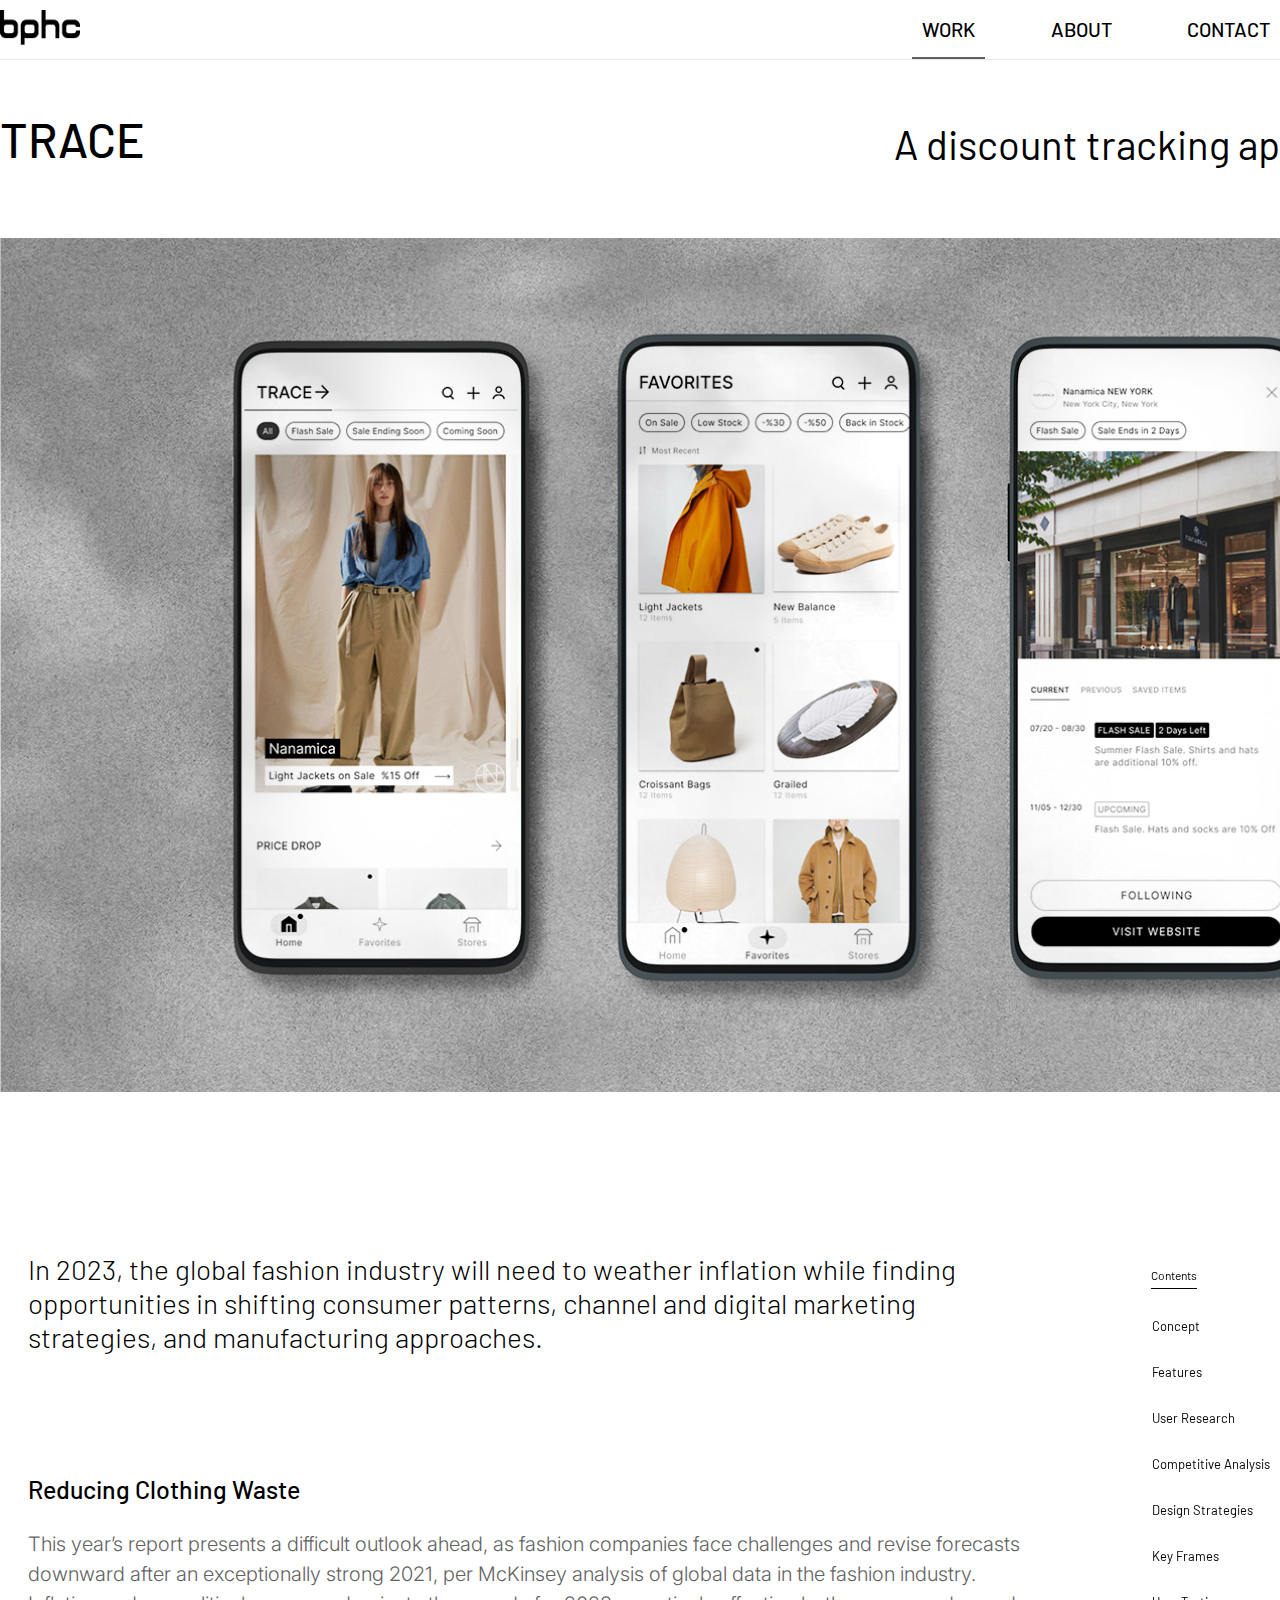
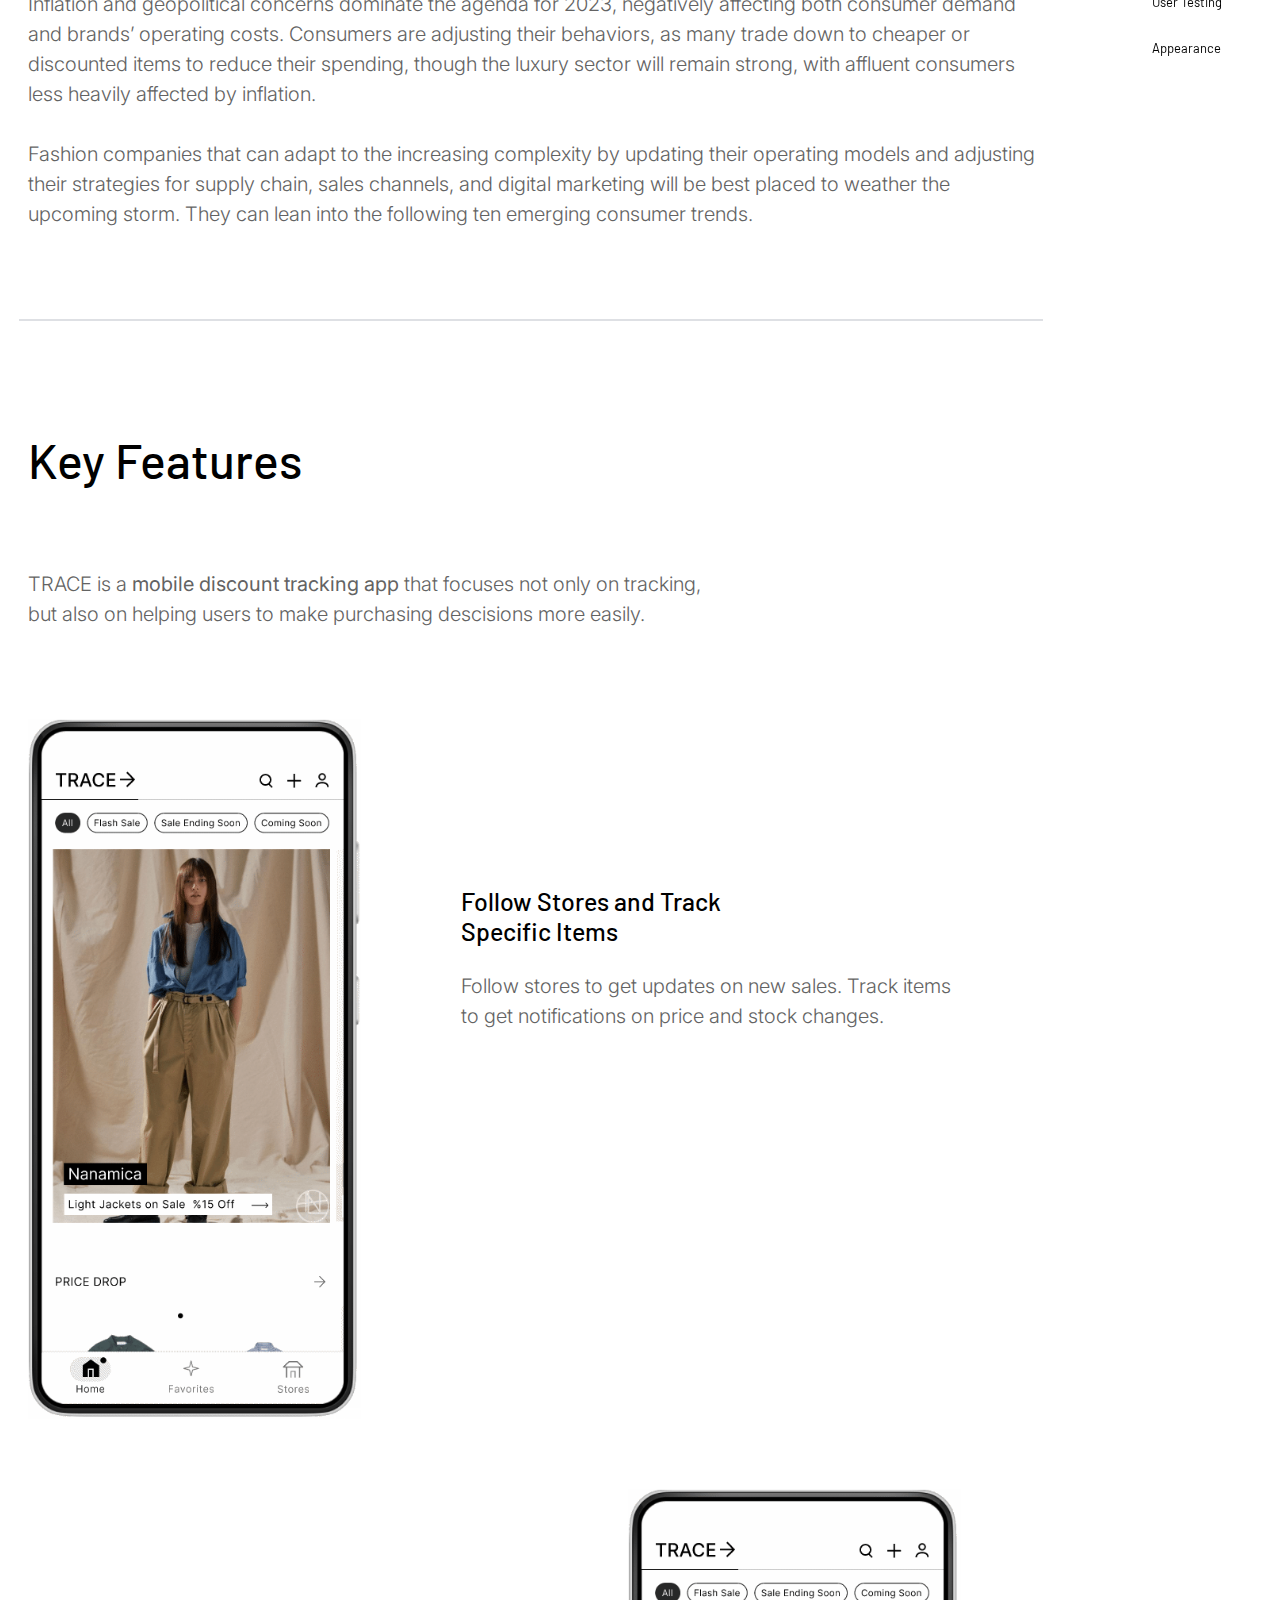
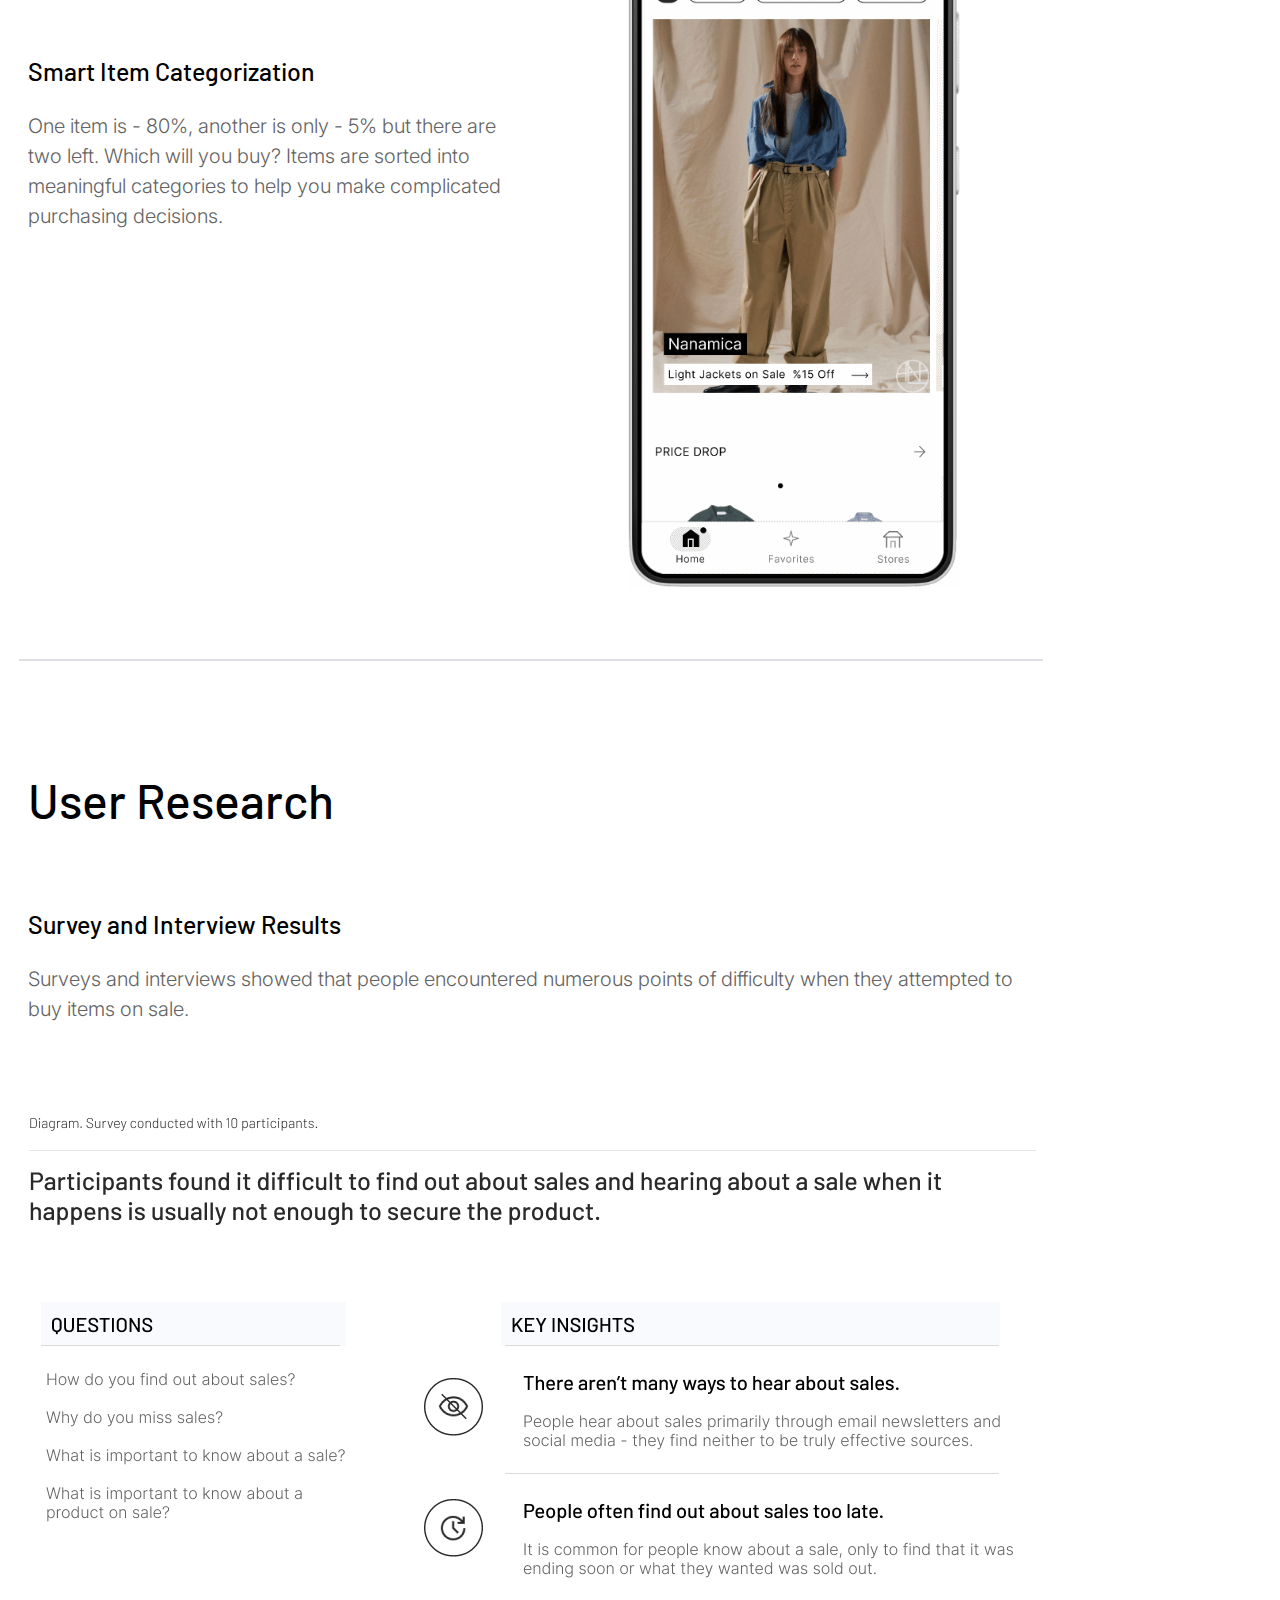
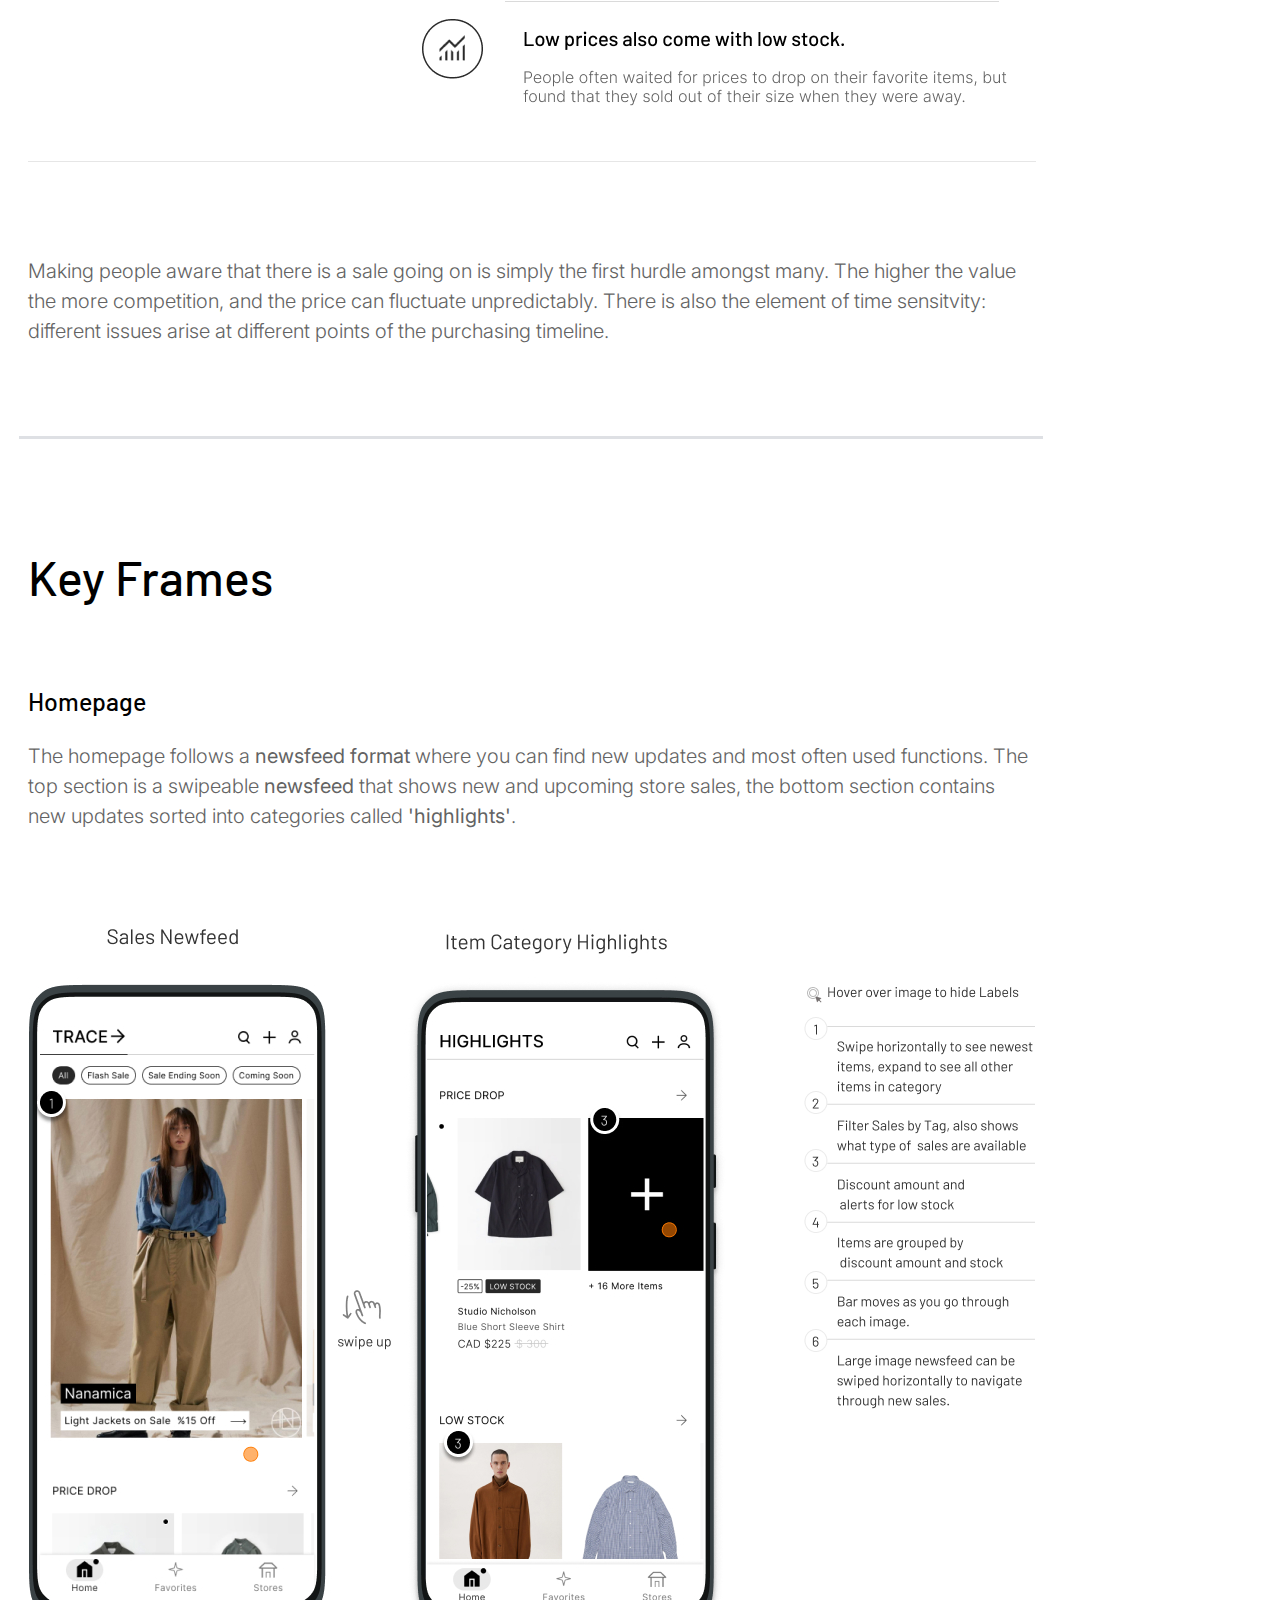
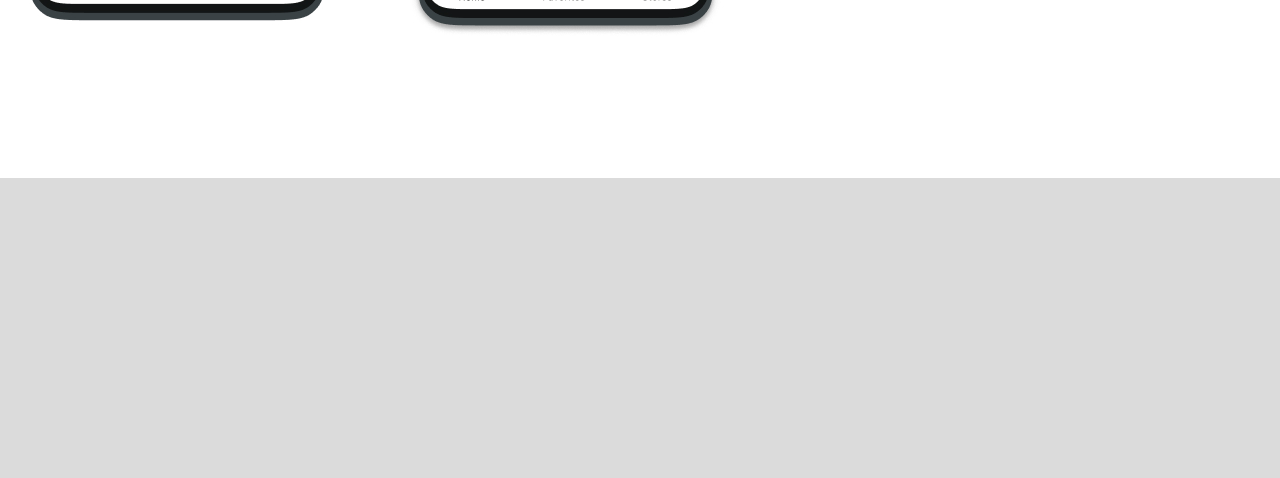
<file: trace copy.html>
<!DOCTYPE html>
<html lang="en">
<head>
  <meta charset="UTF-8">
  <meta http-equiv="X-UA-Compatible" content="IE=edge">
  <meta name="viewport" content="width=device-width, initial-scale=1.0">
  <title>Trace</title>
  <link rel="stylesheet" href="styles.css">
  <link rel="preconnect" href="https://fonts.googleapis.com">
<link rel="preconnect" href="https://fonts.gstatic.com" crossorigin>
<link href="https://fonts.googleapis.com/css2?family=Barlow:ital,wght@0,100;0,200;0,300;0,400;0,500;0,600;0,700;0,800;0,900;1,100;1,200;1,300;1,400;1,500;1,600;1,700;1,800;1,900&display=swap" rel="stylesheet">
<link rel="preconnect" href="https://fonts.googleapis.com">
<link rel="preconnect" href="https://fonts.gstatic.com" crossorigin>
<link href="https://fonts.googleapis.com/css2?family=Poppins:wght@200;300;400;500;600;700&display=swap" rel="stylesheet">
<link rel="preconnect" href="https://fonts.googleapis.com">
<link rel="preconnect" href="https://fonts.gstatic.com" crossorigin>
<link href="https://fonts.googleapis.com/css2?family=Inter:wght@300;400;500;600&family=Poppins:wght@300;400;500;600;700&display=swap" rel="stylesheet">
</head>

<body>
  <script src="index.js" defer></script>

 <!--------------------------------------------- NAVBAR -->
  <nav id="navbar">

  <nav class="navbar_container2">
   <div class="logo_container"><a href="index.html"><img src="img/Logo.png" class="logo"></a></div>

    <span class="navbarlinkscontainer"> 
      <div class="navbarlinkconstainerinneron"><a href="index.html" class="navbar_text"> WORK</a></div>
      <div class="navbarlinkconstainerinneroff"><a href="#Work" class="navbar_text_off"> ABOUT</a></div>
      <div class="navbarlinkconstainerinneroff"><a href="#Work" class="navbar_text_off"> CONTACT</a></div>
    </span>
  </nav>

  </nav>

  <!-- FADE IN DIV START-->
<div id="content">
<!--------------------------------------------- COVER PAGE -->

<div class="covertitle_container"> 
<div class="covertitle_projectname">TRACE</div>
<div class="covertitle_projecttext">A discount tracking app for clothing.</div>

</div>

<div>
  <!-- Coverpage Text -->
  <img class="coverpage_container" src="img/PSDEXPORT_coverpage placeholder 4.jpg" alt="">

  
</div>


<!--------------------------------------------- COLUMNS -->
<div class="body_columns">

  <!-- Column 1 -->
    <div class="column1">

      <!-- Section 1 Concept -->
      <section id="concept">

        <div class="bigtext">In 2023, the global fashion industry will need to weather inflation while finding opportunities in shifting consumer patterns, channel and digital marketing strategies, and manufacturing approaches.</div>

        <div class="bodytext_fullwidth"> 
          <h1> Reducing Clothing Waste</h1> 
          <p>This year’s report presents a difficult outlook ahead, as fashion companies face challenges and revise forecasts downward after an exceptionally strong 2021, per McKinsey analysis of global data in the fashion industry. Inflation and geopolitical concerns dominate the agenda for 2023, negatively affecting both consumer demand and brands’ operating costs. Consumers are adjusting their behaviors, as many trade down to cheaper or discounted items to reduce their spending, though the luxury sector will remain strong, with affluent consumers less heavily affected by inflation. 
          <br><br>
           Fashion companies that can adapt to the increasing complexity by updating their operating models and adjusting their strategies for supply chain, sales channels, and digital marketing will be best placed to weather the upcoming storm. They can lean into the following ten emerging consumer trends. 
          </p>
        </div>

       

      </section>

 <!-- SPACER -->
 <div class="spacer"></div>
 <div class="spacerline"></div>
 <div class="spacer"></div>




<!---------------------- Section: FEATURES------------------ -->
  <section id="features">

  <div class="bodytext_fullwidth"> 
    <h2> Key Features</h2> 
    <p>TRACE is a <b>mobile discount tracking app </b> that focuses not only on tracking, <br> but also on helping users to make purchasing descisions more easily.
  
  </div>

  <!-- SPACER -->
  <div class="spacer"></div>

  <div class="features_gifandtext">
    <img class="gif" src="img/GIF_Favorites.gif">

        <!-- SPACER VERTICAL-->
        <div class="spacervertical"></div>
        
    <div class="features_text">
      <h1>Follow Stores and Track <br> Specific Items</h1>
      <p class="body">Follow stores to get updates on new sales. Track items to get notifications on price and stock changes. </p> 
    </div>
  </div>

<!-- SPACER -->
<div class="spacer"></div>

        <div class="features_gifandtext">

          <div class="features_text">
            <h1>Smart Item Categorization</h1>
            <p class="body">One item is - 80%, another is only - 5% but there are two left. Which will you buy? Items are sorted into meaningful categories to help you make complicated purchasing decisions. </p> 
        </div>

        <!-- SPACER VERTICAL-->
        <div class="spacervertical"></div>

        <img class="gif" src="img/GIF_Favorites.gif">

          

         
        </div>       

          

        <!-- SPACER -->
        <div class="spacer"></div>
        <!-- SPACER LINE-->
        <div class="spacerline"></div>
        <!-- SPACER -->
        <div class="spacer"></div>

        
      </section>

      <!---------------------- Section: USER RESEARCH------------------ -->
  <section id="userresearch">

    <div class="bodytext_fullwidth"> 
      <h2> User Research</h2> 
    </div>

    <div class="bodytext_fullwidth"> 
      <h1> Survey and Interview Results</h1> 
      <p> Surveys and interviews showed that people encountered numerous points of difficulty when they attempted to buy items on sale. <p>
    </div>

    <div class="spacer"></div>
   <div class="bodytext_fullwidth"> <img src="img/Survey Table.png" alt=""> </div>
   <div class="spacer"></div>
   <div class="bodytext_fullwidth"> 

   
    <p> Making people aware that there is a sale going on is simply the first hurdle amongst many. The higher the value the more competition, and the price can fluctuate unpredictably. There is also the element of time sensitvity: different issues arise at different points of the purchasing timeline.<p>
  </div>

    <!-- SPACER -->
 <div class="spacer"></div>
 <div class="spacerline"></div>
 <div class="spacer"></div>

        </section>
  
  

      
 <!---------------------- Section 3 KEY FRAMES------------------ -->

<section id="keyframes">

  <div class="bodytext_fullwidth"> 
    <h2> Key Frames</h2> 
  </div>
  <div class="bodytext_fullwidth"> 
    <h1> Homepage</h1> 
    <p> The homepage follows a <b>newsfeed format</b> where you can find new updates and most often used functions. The top section is a swipeable <b>newsfeed</b> that shows new and upcoming store sales, the bottom section contains new updates sorted into categories called <b>'highlights'</b>. </p>
  
  </div>

 

  <!-- SPACER -->
  <div class="spacer"></div>
<div class="keyframe">

  <div class="image_fullwidth"> <img src="img/Key Frame 1.png"alt="">
    <img src="img/Key Frame 1_LABELS.png" class=imageoverlay alt="">
  </div>
  
  <div class="keyframemenu"><img src="img/Key Frame 1_MENU.png" alt=""></div>
</div>


   <!-- SPACER -->
   <div class="spacer"></div>
    <!-- SPACER -->
  <div class="spacer"></div>


</section>



    </div>
  <!-- Column 1 END -->  

  <!-- Column 2 Table of Contents-->
    <div class="column2">
      
      <nav class="chapter_heading_container">
        <div><a class="chapter_heading_top">Contents</a></div>
        <div><a href="#concept" class="chapter_heading">Concept</a></div>
        <div><a href="#features" class="chapter_heading">Features</a></div>
        <div><a href="#userresearch" class="chapter_heading">User Research</a></div>
        <div><a href="#" class="chapter_heading">Competitive Analysis</a></div>
        <div><a href="#designstrategies" class="chapter_heading">Design Strategies</a></div>
        <div><a href="#keyframes" class="chapter_heading">Key Frames</a></div>
        <div><a href="#keyframes" class="chapter_heading">User Testing</a></div>
        <div><a href="#visualassets" class="chapter_heading">Appearance</a></div>
      </nav>

    </div>
  <!-- Column 2 Table of Contents-->
</div>


</div>

<div class="bottom"></div>
<!-- FADE IN DIV END-->
</body>
</html>
</file>
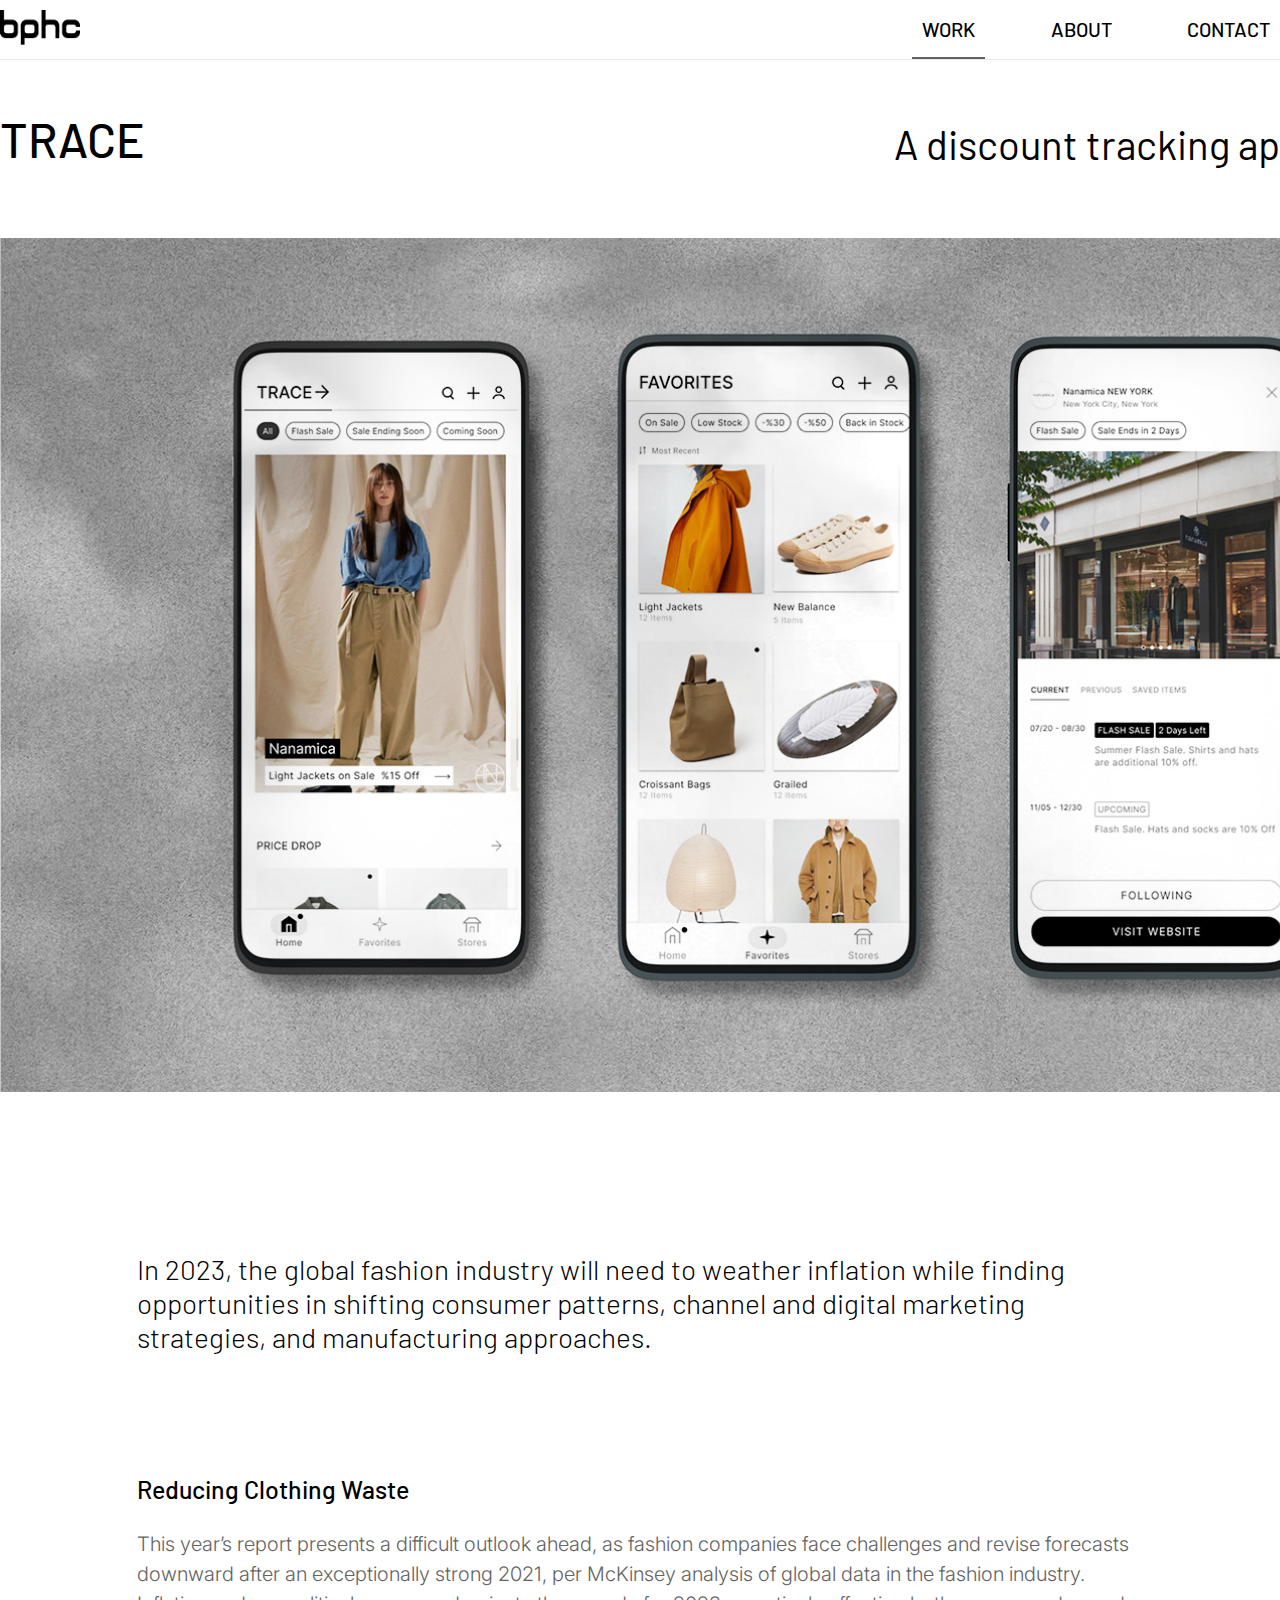
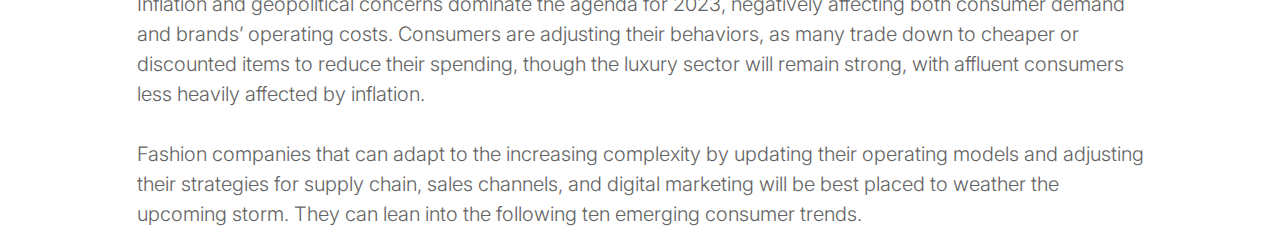
<file: trace.html>
<!DOCTYPE html>
<html lang="en">
<head>
  <meta charset="UTF-8">
  <meta http-equiv="X-UA-Compatible" content="IE=edge">
  <meta name="viewport" content="width=device-width, initial-scale=1.0">
  <title>Trace</title>
  <link rel="stylesheet" href="styles.css">
  <link rel="preconnect" href="https://fonts.googleapis.com">
<link rel="preconnect" href="https://fonts.gstatic.com" crossorigin>
<link href="https://fonts.googleapis.com/css2?family=Barlow:ital,wght@0,100;0,200;0,300;0,400;0,500;0,600;0,700;0,800;0,900;1,100;1,200;1,300;1,400;1,500;1,600;1,700;1,800;1,900&display=swap" rel="stylesheet">
<link rel="preconnect" href="https://fonts.googleapis.com">
<link rel="preconnect" href="https://fonts.gstatic.com" crossorigin>
<link href="https://fonts.googleapis.com/css2?family=Poppins:wght@200;300;400;500;600;700&display=swap" rel="stylesheet">
<link rel="preconnect" href="https://fonts.googleapis.com">
<link rel="preconnect" href="https://fonts.gstatic.com" crossorigin>
<link href="https://fonts.googleapis.com/css2?family=Inter:wght@300;400;500;600&family=Poppins:wght@300;400;500;600;700&display=swap" rel="stylesheet">
</head>

<body>
  <script src="index.js" defer></script>

 <!--------------------------------------------- NAVBAR -->
  <nav id="navbar">

  <nav class="navbar_container2">
   <div class="logo_container"><a href="index.html"><img src="img/Logo.png" class="logo"></a></div>

    <span class="navbarlinkscontainer"> 
      <div class="navbarlinkconstainerinneron"><a href="index.html" class="navbar_text"> WORK</a></div>
      <div class="navbarlinkconstainerinneroff"><a href="#Work" class="navbar_text_off"> ABOUT</a></div>
      <div class="navbarlinkconstainerinneroff"><a href="#Work" class="navbar_text_off"> CONTACT</a></div>
    </span>
  </nav>

  </nav>

 
<!--------------------------------------------- COVER PAGE -->

<div class="covertitle_container"> 
  <div class="covertitle_projectname">TRACE</div>
  <div class="covertitle_projecttext">A discount tracking app for clothing.</div>
</div>

<div>
  <!-- Coverpage Text -->
  <img class="coverpage_container" src="img/PSDEXPORT_coverpage placeholder 4.jpg" alt="">

  
</div>


<!--------------------------------------------- COLUMNS -->
<div class="body_columns">

  <!-- Column 1 -->
    <div class="column1">

      <!-- Section 1 Concept -->
      <section id="concept">

        <div class="bigtext">In 2023, the global fashion industry will need to weather inflation while finding opportunities in shifting consumer patterns, channel and digital marketing strategies, and manufacturing approaches.</div>

        <div class="bodytext_fullwidth"> 
          <h1> Reducing Clothing Waste</h1> 
          <p>This year’s report presents a difficult outlook ahead, as fashion companies face challenges and revise forecasts downward after an exceptionally strong 2021, per McKinsey analysis of global data in the fashion industry. Inflation and geopolitical concerns dominate the agenda for 2023, negatively affecting both consumer demand and brands’ operating costs. Consumers are adjusting their behaviors, as many trade down to cheaper or discounted items to reduce their spending, though the luxury sector will remain strong, with affluent consumers less heavily affected by inflation. 
          <br><br>
           Fashion companies that can adapt to the increasing complexity by updating their operating models and adjusting their strategies for supply chain, sales channels, and digital marketing will be best placed to weather the upcoming storm. They can lean into the following ten emerging consumer trends. 
          </p>
        </div>

       

      </section>




<!-- FADE IN DIV END-->
</body>
</html>
</file>
<file: Home.css>
/* 1. Enable smooth scrolling */
html {
    scroll-behavior: smooth;
  }




/* -------------------------------------------GLOBAL-----------------------------------------*/


.bottom{
    height: 300px;
    background-color: rgb(219, 219, 219);
    width: 100%;
}    

h2{
    font-size: 48;
}

/* Remove gap */
body {
    margin: 0;
}

/* ROOT VARIABLES */
:root{
    --navbarfontsize:20px
}

#content{
    animation: transitionin 0.75s;
    height: fit-content;
}


@keyframes transitionin {
from{opacity: 0;}
to{opacity: 1;}

}

.spacerline{
    background-color: #DEE0E4;
    height: 2.3px;
    width: 1024px;
    margin: auto;
}

.spacer{
    height: 70px;
}

.spacervertical{
    height: 100px;
    width: 100px;
}


/* -------------------------------------------NAVBAR-----------------------------------------*/

/* very outer frame */
#navbar{
    position: fixed;
    top: 0;
    width: 100%;
    height: 60px;
    background-color: white;
    transition: top 0.3s;
    transition-delay: 600ms;

    /*Border bottom Style */
    border-bottom: #e9e9e9;
    border-bottom-style: solid;
    border-bottom-width: 1px;
    box-sizing: border-box;
    
    /* flexbox settings */
    justify-content: center;
    display: flex;

}

/* 1520px frame for logo and links */
.navbar_container2{
    width: 1520px;
    height: 100%;

    /* flexbox settings */
    justify-content: space-between;
    display: flex;
    margin: auto;
    
}

.logo_container{
    display: flex;
    margin-top: auto;
    margin-bottom: auto;
}

.logo{
    width: 80px;
    margin: auto;
}


/* container for 3 Nav links on rightside */
.navbarlinkscontainer{
    display: flex;
    justify-content: space-between;
    height: 100%;
    width: 368px;
    gap: 50px;
   
}

.navbarlinkconstainerinneron{
    display: flex;
    border-bottom: #616161;
    border-bottom-style: solid;
    border-bottom-width: 2px;
    padding-left: 10px;
    padding-right: 10px;
    box-sizing: border-box;
}

.navbarlinkconstainerinneroff{
    display: flex;
    border-bottom: #ffffff;
    border-bottom-style: solid;
    border-bottom-width: 2px;
    padding-left: 10px;
    padding-right: 10px;
    box-sizing: border-box;
    position: relative;
}

.navbarlinkconstainerinneroff:hover{
    display: flex;
    border-bottom: #d4d4d4;
    border-bottom-style: solid;
    border-bottom-width: 2px;
    padding-left: 10px;
    padding-right: 10px;
    box-sizing: border-box;
    position: relative;
    transition: 350ms ease-in-out;
}





/*Navbar Text */
.navbar_text{
    margin: auto;
    font-family: 'Barlow';
    font-style: normal;
    font-weight: 500;
    font-size: var(--navbarfontsize);
    text-decoration: none;
    color: black;
}


.navbar_text_off{
    margin: auto;
    font-family: 'Barlow';
    font-style: normal;
    font-weight: 500;
    font-size:var(--navbarfontsize);
    text-decoration: none;
    color: #979797;
}
   
.navbar_text_off:hover {
    margin: auto;
    font-family: 'Barlow';
    font-style: normal;
    font-weight: 500;
    font-size:var(--navbarfontsize);
    text-decoration: none;
    color: #616161;
    transition: 150ms ease-in;
}
   
/* -------------------------------------------COVER PAGE-----------------------------------------*/

.covertitle_container{
    display: flex;
    justify-content: space-between;
    width: 1520px;
    margin: auto;
    margin-top: 180px;
    margin-bottom: 70px;

}

.covertitle_projectname{
    width: 724px;
    height: 46px;
    left: 199px;
    top: 168px;
    
    font-family: 'Barlow';
    font-style: normal;
    font-weight: 400;
    font-size: 48px;
    line-height: 58px;


}
.covertitle_projecttext{
    font-family: 'Barlow';
    font-style: normal;
    font-weight: 400;
    font-size: 24px;
    line-height: 29px;
}

.coverpage_container{
width: 1520px;
margin: auto;
display: flex;
background-color: rgb(255, 255, 255);
}

.coverpage_text{
    width: 500px;
    display: flex;
    flex-direction: column;
}


.tags_container{
    display: flex;
    gap: 8px;
}

.tags{
    background-color:#c5c5c5;
    border-radius: 10px;
    padding: 10px;
    margin-bottom: 12px;
}

/* -------------------------------------------BODY COLUMNS-----------------------------------------*/

.body_columns{
    display: grid;
    grid-template-columns: 750px 750px;
    grid-template-rows: 420px 420px;
    row-gap: 22px;
    justify-content: space-between;
    width: 1520px;
    height: fit-content
    background-color: rgb(255, 255, 255);
    margin:auto;

}

.thumbnail{
    background-color: blue;
    width: fit-content;
    height: fit-content;
    position: relative;
}

img{
    width: 752px;
    object-fit: contain;
}

.column1{
    background-color: rgb(255, 255, 255);
    height: fit-content;
    width: 1264px;
}

.column2{
    height: fit-content;
    gap: 50px;
    width: 240px;
    display: flex;
    justify-content: right;
    position: -webkit-sticky;
    position: sticky;
    top: 120px;

    
}




a:link {
  color: rgb(0, 0, 0);
}

/* -------------------------------------------FEATURES SECTION-----------------------------------------*/

.features_gifandtext{
    display: flex;
    width: 1007px;
    margin: auto;

}

.gif{
    display: flex;
    height: 700px;
}

.features_text{
    margin-top: 150px;
    width: 500px;
    top: 100px;
    height: fit-content;
}

h1{
    font-family: 'Barlow';
    font-style: normal;
    font-weight: 500;
    font-size: 25px;
    line-height: 26px;
    line-height: normal;
    margin-bottom: 25px;
}

h2{
    font-family: 'Barlow';
font-style: normal;
font-weight: 500;
font-size: 48px;
margin-bottom: 80px;
    line-height: normal;
}


/*Standard Paragraph*/
.bodytext_fullwidth{
    margin-left: auto;
    margin-right: auto;
    width: 1007px;
    justify-content: center;
}

p{
    font-family: 'Inter';
    font-style: normal;
    font-weight: 300;
    font-size: 20px;
    line-height: 150.52%;
    color: #636363;
}

.bigtext{
   
    font-family: 'Barlow';
    font-style: normal;
    font-weight: 300;
    font-size: 28px;
    line-height: 34px;
    margin-bottom: 120px;
    margin-left: auto;
    margin-right: auto;
    width: 1007px;
    justify-content: center;

}



/*FADING KEYFRAMES*/

.keyframe{
    width: 1007px;
    display: flex;
    justify-content: space-between;
    margin: auto;
    gap: 50px;
    
    }
    
    .keyframemenu{
        margin-top: 60px;
    }

.image_fullwidth{
display: flex;
position: relative;
width: fit-content;

}

.imageoverlay:hover{
    position: absolute;
    margin-top: 0;
    margin-left: 0;
    opacity: 0;
    transition: 100ms ease-in-out;
    object-fit: cover;
    }

.imageoverlay{
    position: absolute;
    margin-top: 0;
    margin-left: 0;
    object-fit: cover;
    }
    

.imageunderlay{
    position: relative;
    top:0;
    bottom: 0;
    right: 0;
    left: 0;
}




/* SCROLLBAR */

/* width */
::-webkit-scrollbar {
    width: 8px;
  }
  
  /* Track */
  ::-webkit-scrollbar-track {
    background: #ffffff;
  }
  
  /* Handle */
  ::-webkit-scrollbar-thumb {
    background: rgb(185, 185, 185);
    border-radius: 100px;
    
  }
  
  /* Handle on hover */
  ::-webkit-scrollbar-thumb:hover {
    background: rgb(133, 133, 133);
  }


  ul, ol {
    list-style: none;

 
  }
  
  /** Poor man's reset **/
* {
    box-sizing: border-box;
  }
  
@media screen and (max-width: 600px) {
  .column2 {
    display: none;
  }
</file>
<file: 230205trace.css>
html,
body {
  height: 100%;
  width: 100%;
  margin: 0;
}
div {
  height: 100%;
  width: 100%;
}

/* -----NAV--------------------*/

/* NAVBAR*/

#navbar {
  visibility: hidden;
  height: 0;
}

#mobile_navbar {
  display: flex;
  justify-content: space-between;
  width: 100vw;
  height: 50px;
  border-bottom: #d6d6d6;
  border-bottom-style: solid;
  border-bottom-width: 1px;
  position: sticky;
  top: 0;
  background-color: white;
  transition: 300ms ease-in-out;
  position: sticky;
}

.mobile_navbar_container2 {
  width: 100vw;
  height: ;

  /* flexbox settings */
  justify-content: space-between;
  display: flex;
  background-color: rgb(255, 255, 255);
}

.hamburger{
  height: 50px;
  width: 45px;
  display: flex;
  flex-direction: column;
  justify-content: center;
  gap: 5px;
  padding: 8px;
  box-sizing: border-box;
  align-items: center;
  position: absolute;
  z-index: 3;
  top: 0;
  right: 0;
}

.hambuger-lines{
  height: 2px;
  width: 100%;
  background-color: rgb(0, 0, 0);
}

.mobile_logo_container {
  display: flex;
  align-items: center;
  height: 100%;
  width: fit-content;
}

.mobile_logo {
  width: 50%;
  padding-left: 12%;
}

/* container for 3 Nav links on rightside */
.mobile_navbarlinkscontainer {
display: flex;
 flex-direction: column;
 justify-content: space-between;
 height: 100px;
 position: absolute;
 width: 100vw;
 right: 0;
 left: 0;
 top: 50px;
 box-sizing: border-box;
 border-bottom: #c0c0c0;
 border-bottom-style: solid;
 border-bottom-width: 1px;
 visibility: hidden;
 transform: scaleY(0);
 transform-origin: top;
 
}

.mobile_navbarlinkscontainer.active{

 visibility: visible;
 transform: scaleY(1);
 transition: 200ms ease-in-out;

}

.mobile_navbarlinkconstainerinneron {
  display: flex;
  background-color: #dfdfdf;
}

.mobile_navbarlinkconstainerinneron a {
  color: #070707;
}


.mobile_navbarlinkconstainerinneroff {
  display: flex;
  background-color: rgb(240, 240, 240);
 

}

.mobile_navbarlinkconstainerinneroff a {
  color: #757575;

}


.mobile_navbarlinkconstainerinneroff:hover {
  visibility: hidden;
}

/*Navbar Text */
.mobile_navbar_text {
  margin: auto;
  font-family: "Barlow";
  font-style: normal;
  font-weight: 500;
  font-size: var(--navbarfontsize);
  text-decoration: none;
  color: black;
}

.mobile_navbar_text_off {
  margin: auto;
  font-family: "Barlow";
  font-style: normal;
  font-weight: 500;
  font-size: var(--navbarfontsize);
  text-decoration: none;
}

.mobile_navbar_text_off:hover {
  visibility: hidden;
}

/* -------------------------------------------COVER PAGE-----------------------------------------*/

.cover_title_container {
  height: fit-content;
  width: 90%;
  margin: auto;
  display: flex;
  flex-wrap: wrap;
  gap: 3vh;
  flex-direction: column;
  align-items: center;
  justify-content: space-between;
  max-width: 1520px;
  padding: 10vw 0 10vw;
  box-sizing: border-box;
}

.cover_title_name {
  height: fit-content;
  font-family: "Barlow";
  font-style: normal;
  font-weight: 500;
  font-size: max(48px);
  font-size: 7vw;
}
.cover_title_text {
  justify-content: right;
  font-family: "Barlow";
  font-style: normal;
  font-weight: 400;
  height: fit-content;
  font-size: max(40px);
  font-size: 5vw;
}
.coverimagecontainer {
  display: flex;
  height: fit-content;
  width: fit-content;
}

.cover_image {
  width: 100%;
  object-fit: cover;
  left: 0;
  right: 0;
}

.concept_blurb {
  display: flex;
  width: 90%;
  margin: auto;
  height: fit-content;
  margin-top: 6%;
  margin-bottom: 2%;
}

/* -------------------------------------------TEXT-----------------------------------------*/

h1 {
  font-family: "Barlow";
  font-style: normal;
  font-weight: 300;
  font-size: 5vw;
}

h2 {
  font-family: "Barlow";
  font-style: normal;
  font-weight: 500;
  font-size: 4vw;
}

h3 {
  font-family: "Barlow";
  font-style: normal;
  font-weight: 400;
  font-size: 6vw;
}
p {
  font-family: "Roboto";
  font-style: normal;
  font-weight: 300;
  font-size: 3.8vw;
  line-height: 150%;
  letter-spacing: 110%;
  color: #646464;
}

b {
  font-weight: 500;
  color: black;
}

/* ------------------------------------------TEXTBOXES-----------------------------------------*/
.textbox {
  display: flex;
  flex-direction: column;
  width: 90%;
  margin: auto;
  height: fit-content;
  margin-top: 3%;
  margin-bottom: 3%;
}

.textbox2 {
  display: flex;
  flex-direction: row;
  justify-content: space-between;
  margin-top: 10%;
}

/* ------------------------------------------GIF AND TEXT-----------------------------------------*/
.gif {
  width: 35%;
}

.giftext {
  width: 55%;
  margin-top: 10%;
}

/* ------------------------------------------IMG-----------------------------------------*/
.img_full {
  width: 100%;
  margin-top: 5%;
  margin-bottom: 5%;
}

.img_medium {
  width: 90%;
  margin-top: 5%;
  margin-bottom: 5%;
}

.img_container {
  display: flex;
  justify-content: center;
}

/* ------------------------------------------SPACER-----------------------------------------*/
.spacer {
  height: 1px;
  width: 100%;
  margin-top: 5%;
  margin-bottom: 5%;
  margin-left: auto;
  margin-right: auto;
  background-color: rgb(235, 235, 235);
}

.main {
  width: 100%;
  height: fit-content;
}

.wrapper {
  width: 100%;
  height: fit-content;
}

.stickysidebar {
  visibility: hidden;
}

#chapter {
  visibility: hidden;
}

#contents {
  visibility: hidden;
}

.active {
  visibility: hidden;
}





@media screen and (min-width: 1000px) {
  .coverimagecontainer {
    display: flex;
    justify-content: center;
    width: 100%;
    height: 65%;
  }

  .cover_image {
    object-fit: cover;
    width: fit-content;
    width: 60vw;
  }

  .cover_title_container {
    height: 9%;
    width: 60%;
    margin: auto;
    display: flex;
    flex-direction: row;
    padding: 0;
    align-items: center;
    justify-content: space-between;
    max-width: 1520px;
  }

  .spacer {
    height: 1px;
    width: 100%;
    margin-top: 5%;
    margin-bottom: 5%;
    margin-left: auto;
    margin-right: auto;
    background-color: rgb(235, 235, 235);
    visibility: hidden;
  }

  .test {
    width: 100%;
    height: 1px;
    background-color: rgb(228, 228, 228);
    margin-top: 5%;
    margin-bottom: 5%;
  }

  .wrapper {
    display: flex;
    justify-content: space-between;
    height: fit-content;
    gap: 8vw;
  }

  .stickysidebar {
    width: 40%;
    flex-grow: 1;

    display: flex;
    flex-wrap: wrap;
    flex-direction: column;
    gap: 1vh;

    position: sticky;
    top: 9vh;
    margin-top: 9vh;
    visibility: visible;
  }

  #chapter {
    width: fit-content;
    padding: 0.5vw;

    border-radius: 999px;

    font-family: "Barlow";
    font-style: normal;
    font-weight: 300;
    font-size: 0.6vw;
    color: #b4b4b4;
    visibility: visible;
  }

  #chapter:hover {
    width: fit-content;
    padding: 0.5vw;

    border-radius: 999px;

    font-family: "Barlow";
    font-style: normal;
    font-weight: 300;
    font-size: 0.6vw;
    color: #8d8d8d;
    visibility: visible;
    background-color: #f7f7f7;
    transition: 150ms;
  }

  #contents {
    width: fit-content;
    padding: 0.5vw;

    border-radius: 999px;

    font-family: "Barlow";
    font-style: normal;
    font-weight: 300;
    font-size: 0.5vw;
    text-decoration: underline;
    text-underline-offset: 0.8vh;
    color: #000000;
    visibility: visible;
  }

  .active {
    background-color: rgb(0, 0, 0);
    color: rgb(255, 255, 255) !important;
    font-weight: 400 !important;
    transition: 150ms;
    visibility: visible;
  }

  a {
    color: inherit;
    text-decoration: none;
  }

  .main {
    width: 60%;
    height: fit-content;
  }

  /* NAVBAR*/
  #mobile_navbar {
   visibility: hidden;
  }
  

  #navbar {
    display: flex;
    justify-content: center;
    flex-direction: row;
    width: 100vw;
    height: 50px;
    border-bottom: #dfdfdf;
    border-bottom-style: solid;
    border-bottom-width: 1px;
    position: sticky;
    top: 0;
    background-color: white;
    transition: 700ms ease-in-out;
 position: sticky;
 visibility: visible;
 top: 0;

 
 
  }
  .hambuger-lines{
    visibility: hidden;
  }
  

  .navbar_container2 {
    width: 60vw;
    height: 100%;

    /* flexbox settings */
    justify-content: space-between;
    display: flex;
  }

  .logo_container {
    display: flex;
    align-items: center;
    height: 100%;
  }

  .logo {
    width: 60%;
  }

  /* container for 3 Nav links on rightside */
  .navbarlinkscontainer {
    display: flex;
    justify-content: space-between;
    height: 100%;
    width: 368px;
    gap: 50px;
    flex-direction: row;
    position:static;
    border-bottom-width: 0;

  }

  .navbarlinkconstainerinneron {
    display: flex;
    border-bottom: #616161;
    border-bottom-style: solid;
    border-bottom-width: 1.5px;
    padding-left: 10px;
    padding-right: 10px;
    box-sizing: border-box;
    background-color: white;
  }

  
  
  .navbarlinkconstainerinneron a {
    color: #000000;
  }
  
  
 
  .navbarlinkconstainerinneroff a {
    color: #757575;
  
  }
  
  

  .navbarlinkconstainerinneroff {
    display: flex;
    border-bottom: #ffffff;
    border-bottom-style: solid;
    border-bottom-width: 0;
    padding-left: 10px;
    padding-right: 10px;
    position: relative;
    box-sizing: content-box;
  }

  .navbarlinkconstainerinneroff:after {
    content: '';
    background-color: red;
    z-index: 3;
  }


  .navbarlinkconstainerinneroff:hover {
    display: flex;
    border-bottom: #949494;
    border-bottom-style: solid;
    border-bottom-width: .5px;
    padding-left: 10px;
    padding-right: 10px;
    position: relative;
    transition: 350ms ease-in-out;
    background-color: white;
    display: visible;
  }

  /*Navbar Text */
  .navbar_text {
    margin: auto;
    font-family: "Barlow";
    font-style: normal;
    font-weight: 500;
    font-size: var(--navbarfontsize);
    text-decoration: none;
    color: black;
  }

  .navbar_text_off {
    margin: auto;
    font-family: "Barlow";
    font-style: normal;
    font-weight: 500;
    font-size: var(--navbarfontsize);
    text-decoration: none;
    color: #979797;
  }

  .navbar_text_off:hover {
    margin: auto;
    font-family: "Barlow";
    font-style: normal;
    font-weight: 500;
    font-size: var(--navbarfontsize);
    text-decoration: none;
    color: #616161;
    transition: 150ms ease-in;
  }

  .cover_title_container {
    height: 15%;
  }

  .cover_title_name {
    font-size: 2vw;
  }
  .cover_title_text {
    font-size: 1.9vw;
  }

  .textbox {
    width: 100%;
    margin-top: 3%;
    margin-bottom: 3%;
  }

  .textbox2 {
    display: flex;
    flex-direction: row;
    justify-content: space-between;
    margin-top: 5%;
  }

  h1 {
    font-size: 1.1vw;
    margin-top: 10%;
    margin-bottom: 5%;
  }

  h2 {
    font-weight: 500;
    font-size: 1.1vw;
  }

  h3 {
    font-size: 2vw;
    margin-bottom: 8%;
  }

  p {
    line-height: 150%;
    font-size: 0.8vw;
  }

  .spacer {
    height: 1px;
    width: 50%;
    margin-top: 1%;
    margin-bottom: 1%;
  }

  .gif {
    width: 32%;
  }

  .img_medium {
    width: 75%;
  }
}
</file>
<file: styles.css>
/* 1. Enable smooth scrolling */
html {
    scroll-behavior: smooth;
  }




/* -------------------------------------------GLOBAL-----------------------------------------*/


.bottom{
    height: 300px;
    background-color: rgb(219, 219, 219);
    width: 100%;
}    

h2{
    font-size: 48;
}

/* Remove gap */
body {
    margin: 0;
}

/* ROOT VARIABLES */
:root{
    --navbarfontsize:20px
}

#content{
    animation: transitionin 0.75s;
    height: fit-content;
}


@keyframes transitionin {
from{opacity: 0;}
to{opacity: 1;}

}

.spacerline{
    background-color: #DEE0E4;
    height: 2.3px;
    width: 1024px;
    margin: auto;
}

.spacer{
    height: 70px;
}

.spacervertical{
    height: 100px;
    width: 100px;
}


/* -------------------------------------------NAVBAR-----------------------------------------*/

/* very outer frame */
#navbar{
    position: fixed;
    top: 0;
    width: 100%;
    height: 60px;
    background-color: white;
    transition: top 0.3s;
    transition-delay: 600ms;

    /*Border bottom Style */
    border-bottom: #e9e9e9;
    border-bottom-style: solid;
    border-bottom-width: 1px;
    box-sizing: border-box;
    
    /* flexbox settings */
    justify-content: center;
    display: flex;

}

/* 1520px frame for logo and links */
.navbar_container2{
    width: 1520px;
    height: 100%;

    /* flexbox settings */
    justify-content: space-between;
    display: flex;
    margin: auto;
    
}

.logo_container{
    display: flex;
    margin-top: auto;
    margin-bottom: auto;
}

.logo{
    width: 80px;
    margin: auto;
}


/* container for 3 Nav links on rightside */
.navbarlinkscontainer{
    display: flex;
    justify-content: space-between;
    height: 100%;
    width: 368px;
    gap: 50px;
   
}

.navbarlinkconstainerinneron{
    display: flex;
    border-bottom: #616161;
    border-bottom-style: solid;
    border-bottom-width: 2px;
    padding-left: 10px;
    padding-right: 10px;
    box-sizing: border-box;
}

.navbarlinkconstainerinneroff{
    display: flex;
    border-bottom: #ffffff;
    border-bottom-style: solid;
    border-bottom-width: 2px;
    padding-left: 10px;
    padding-right: 10px;
    box-sizing: border-box;
    position: relative;
}

.navbarlinkconstainerinneroff:hover{
    display: flex;
    border-bottom: #d4d4d4;
    border-bottom-style: solid;
    border-bottom-width: 2px;
    padding-left: 10px;
    padding-right: 10px;
    box-sizing: border-box;
    position: relative;
    transition: 350ms ease-in-out;
}





/*Navbar Text */
.navbar_text{
    margin: auto;
    font-family: 'Barlow';
    font-style: normal;
    font-weight: 500;
    font-size: var(--navbarfontsize);
    text-decoration: none;
    color: black;
}


.navbar_text_off{
    margin: auto;
    font-family: 'Barlow';
    font-style: normal;
    font-weight: 500;
    font-size:var(--navbarfontsize);
    text-decoration: none;
    color: #979797;
}
   
.navbar_text_off:hover {
    margin: auto;
    font-family: 'Barlow';
    font-style: normal;
    font-weight: 500;
    font-size:var(--navbarfontsize);
    text-decoration: none;
    color: #616161;
    transition: 150ms ease-in;
}
   
/* -------------------------------------------COVER PAGE-----------------------------------------*/

.covertitle_container{
    display: flex;
    justify-content: space-between;
    width: 1520px;
    margin: auto;
    margin-top: 110px;
    margin-bottom: 70px;

}

.covertitle_projectname{
    display: flex;
    font-family: 'Barlow';
    font-style: normal;
    font-weight: 500;
    font-size: 48px;
    line-height: 58px;


}
.covertitle_projecttext{
    font-family: 'Barlow';
    font-style: normal;
    font-weight: 400;
    font-size: 40px;
    line-height: 48px;
    display: flex;
    align-items: flex-end;
    text-align: right;
}

.coverpage_container{
width: 1520px;
margin: auto;
display: flex;
background-color: rgb(255, 255, 255);
}

.coverpage_text{
    width: 500px;
    display: flex;
    flex-direction: column;
}


.tags_container{
    display: flex;
    gap: 8px;
}

.tags{
    background-color:#c5c5c5;
    border-radius: 10px;
    padding: 10px;
    margin-bottom: 12px;
}

/* -------------------------------------------BODY COLUMNS-----------------------------------------*/

.body_columns{
    display: flex;
    margin: auto;
    margin-top: 160px;
    justify-content: center;
    gap: 16px;
    height: fit-content;

}

.column1{
    background-color: rgb(255, 255, 255);
    height: fit-content;
    width: 1264px;
}

.column2{
    height: fit-content;
    gap: 50px;
    width: 240px;
    display: flex;
    justify-content: right;
    position: -webkit-sticky;
    position: sticky;
    top: 120px;
    
}


/* -------------------------------------------STICKY SIDEBAR-----------------------------------------*/

.chapter_heading_container{
height: fit-content;
display: flex;
flex-direction: column;
gap: 8px;
}

.chapter_heading{
    width:fit-content;
    height: 38px;
    padding-left: 10px;
    padding-right: 10px;
    align-items: center;
    display: flex;
    flex-direction: row;
    text-decoration: none;
    position: relative;
    margin-left: 6px;
    border-radius: 18px;

    /*Text Format*/
   font-family: 'Barlow';
   font-style: normal;
   font-weight: 400;
   font-size: 13px;
   line-height: 145.5%;
   color: #868686;
   text-decoration: none;

}

.chapter_heading::before{
    content: '';
    position: absolute;
    transform: scaleX(0);
    top: 0;
    left: 0;
    right: 0;
    bottom: 0;
    z-index: -1;
    border-color: #ffffff;
    border-style: solid;
    border-width: 0px;

}


.chapter_heading:hover::before{
    content: '';
    position: absolute;
    transform: scaleX(1);
    transition: 200ms ease-in-out;
    top: 0;
    left: 0;
    right: 0;
    bottom: 0;
    z-index: -2;
    border-style: solid;
    border-width: .3px;
    background-color: #F5F5F5;
    border-radius: 18px;

}

.chapter_heading_top{

    width:fit-content;
    position:relative
    height: 40px;
    padding: 15px;
    align-items: center;
    display: flex;
    flex-direction: row;
    border-radius: 30px;
    text-decoration:underline;
    text-underline-offset: 8px;

    /*Text Format*/
   font-family: 'Barlow';
   font-style: normal;
   font-weight: 400;
   font-size: 12px;
   line-height: 145.5%;
 
}

.active{
    background-color: #F5F5F5;
    border-radius: 18px;
    color: rgb(48, 48, 48);
    font-weight: 500;
    transition: 300 ease-in-out;
}



a:link {
  color: rgb(0, 0, 0);
}

/* -------------------------------------------FEATURES SECTION-----------------------------------------*/

.features_gifandtext{
    display: flex;
    width: 1007px;
    margin: auto;

}

.gif{
    display: flex;
    height: 700px;
}

.features_text{
    margin-top: 150px;
    width: 500px;
    top: 100px;
    height: fit-content;
}

h1{
    font-family: 'Barlow';
    font-style: normal;
    font-weight: 500;
    font-size: 25px;
    line-height: 26px;
    line-height: normal;
    margin-bottom: 25px;
}

h2{
    font-family: 'Barlow';
font-style: normal;
font-weight: 500;
font-size: 48px;
margin-bottom: 80px;
    line-height: normal;
}


/*Standard Paragraph*/
.bodytext_fullwidth{
    margin-left: auto;
    margin-right: auto;
    width: 1007px;
    justify-content: center;
}

p{
    font-family: 'Inter';
    font-style: normal;
    font-weight: 300;
    font-size: 20px;
    line-height: 150.52%;
    color: #636363;
}

.bigtext{
   
    font-family: 'Barlow';
    font-style: normal;
    font-weight: 300;
    font-size: 28px;
    line-height: 34px;
    margin-bottom: 120px;
    margin-left: auto;
    margin-right: auto;
    width: 1007px;
    justify-content: center;

}



/*FADING KEYFRAMES*/

.keyframe{
    width: 1007px;
    display: flex;
    justify-content: space-between;
    margin: auto;
    gap: 50px;
    
    }
    
    .keyframemenu{
        margin-top: 60px;
    }

.image_fullwidth{
display: flex;
position: relative;
width: fit-content;

}

.imageoverlay:hover{
    position: absolute;
    margin-top: 0;
    margin-left: 0;
    opacity: 0;
    transition: 100ms ease-in-out;
    object-fit: cover;
    }

.imageoverlay{
    position: absolute;
    margin-top: 0;
    margin-left: 0;
    object-fit: cover;
    }
    

.imageunderlay{
    position: relative;
    top:0;
    bottom: 0;
    right: 0;
    left: 0;
}




/* SCROLLBAR */

/* width */
::-webkit-scrollbar {
    width: 8px;
  }
  
  /* Track */
  ::-webkit-scrollbar-track {
    background: #ffffff;
  }
  
  /* Handle */
  ::-webkit-scrollbar-thumb {
    background: rgb(185, 185, 185);
    border-radius: 100px;
    
  }
  
  /* Handle on hover */
  ::-webkit-scrollbar-thumb:hover {
    background: rgb(133, 133, 133);
  }


  ul, ol {
    list-style: none;

 
  }
  
  /** Poor man's reset **/
* {
    box-sizing: border-box;
  }
</file>
